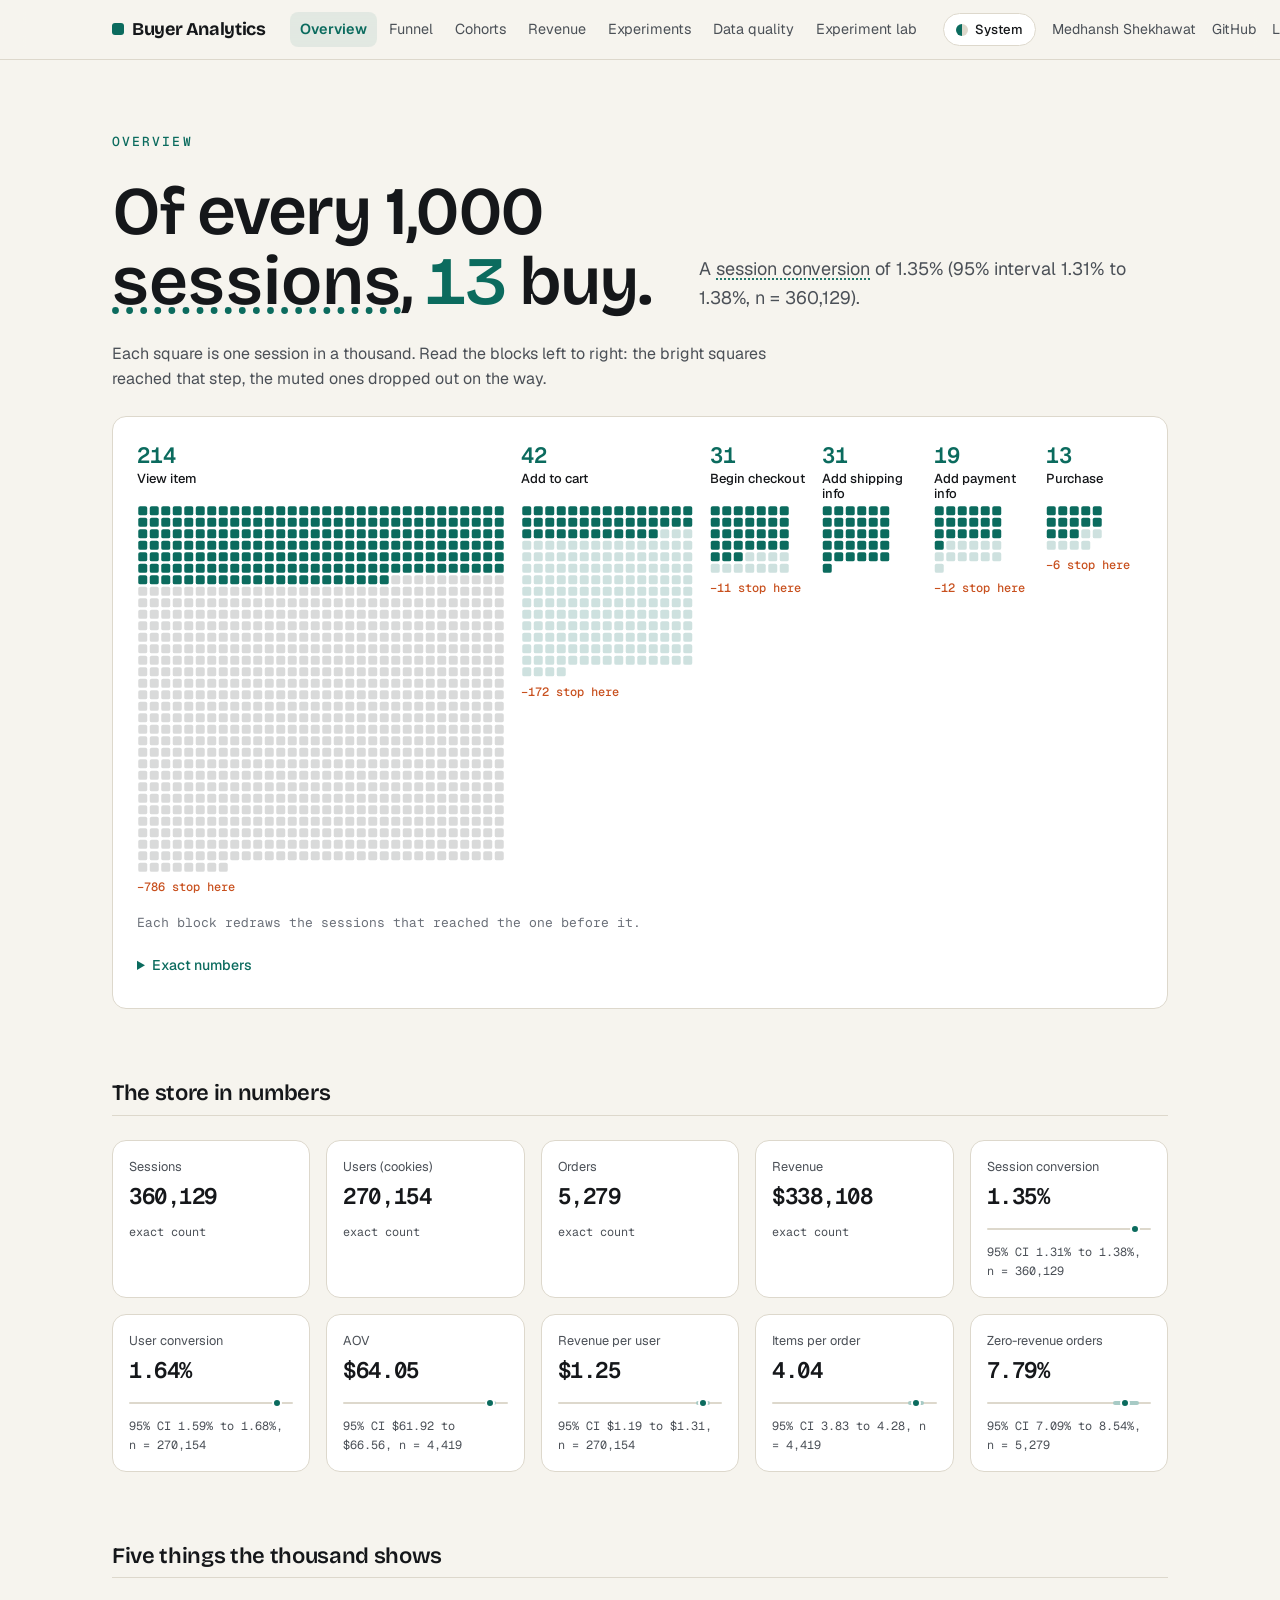
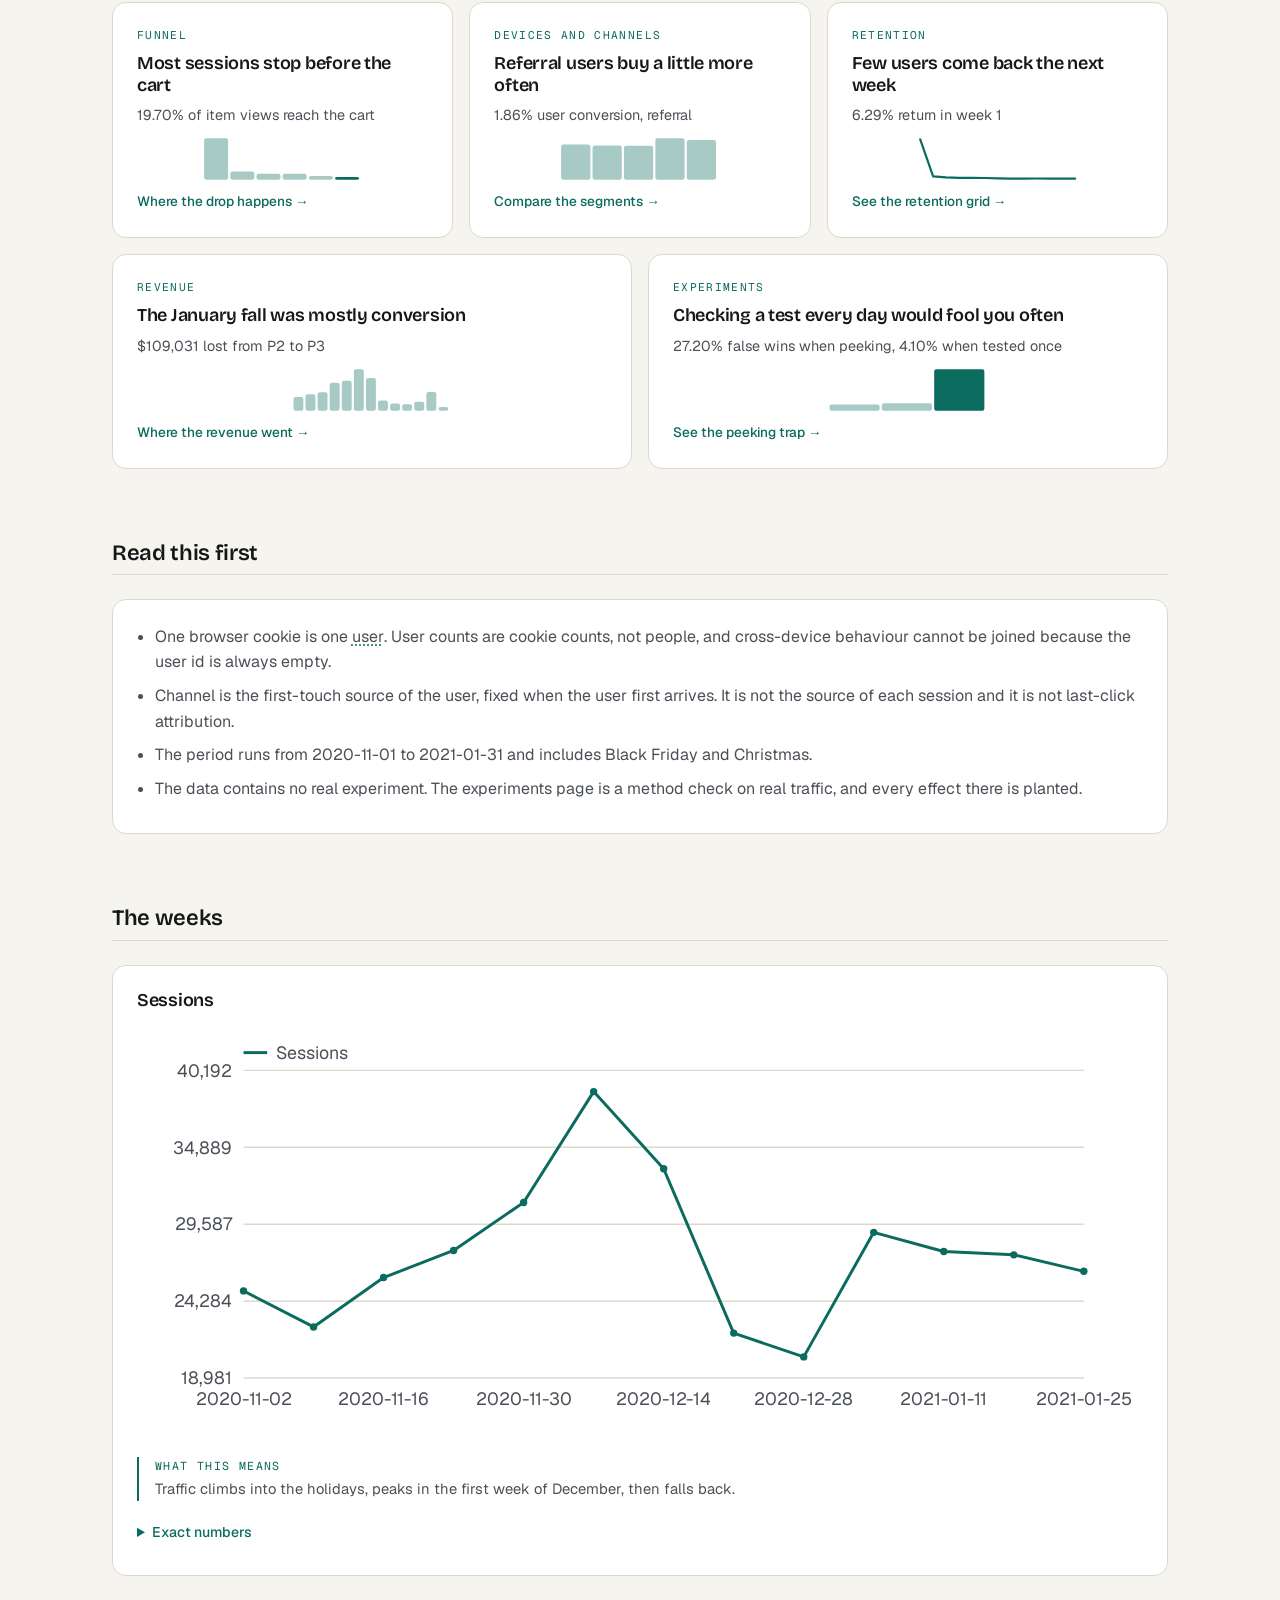
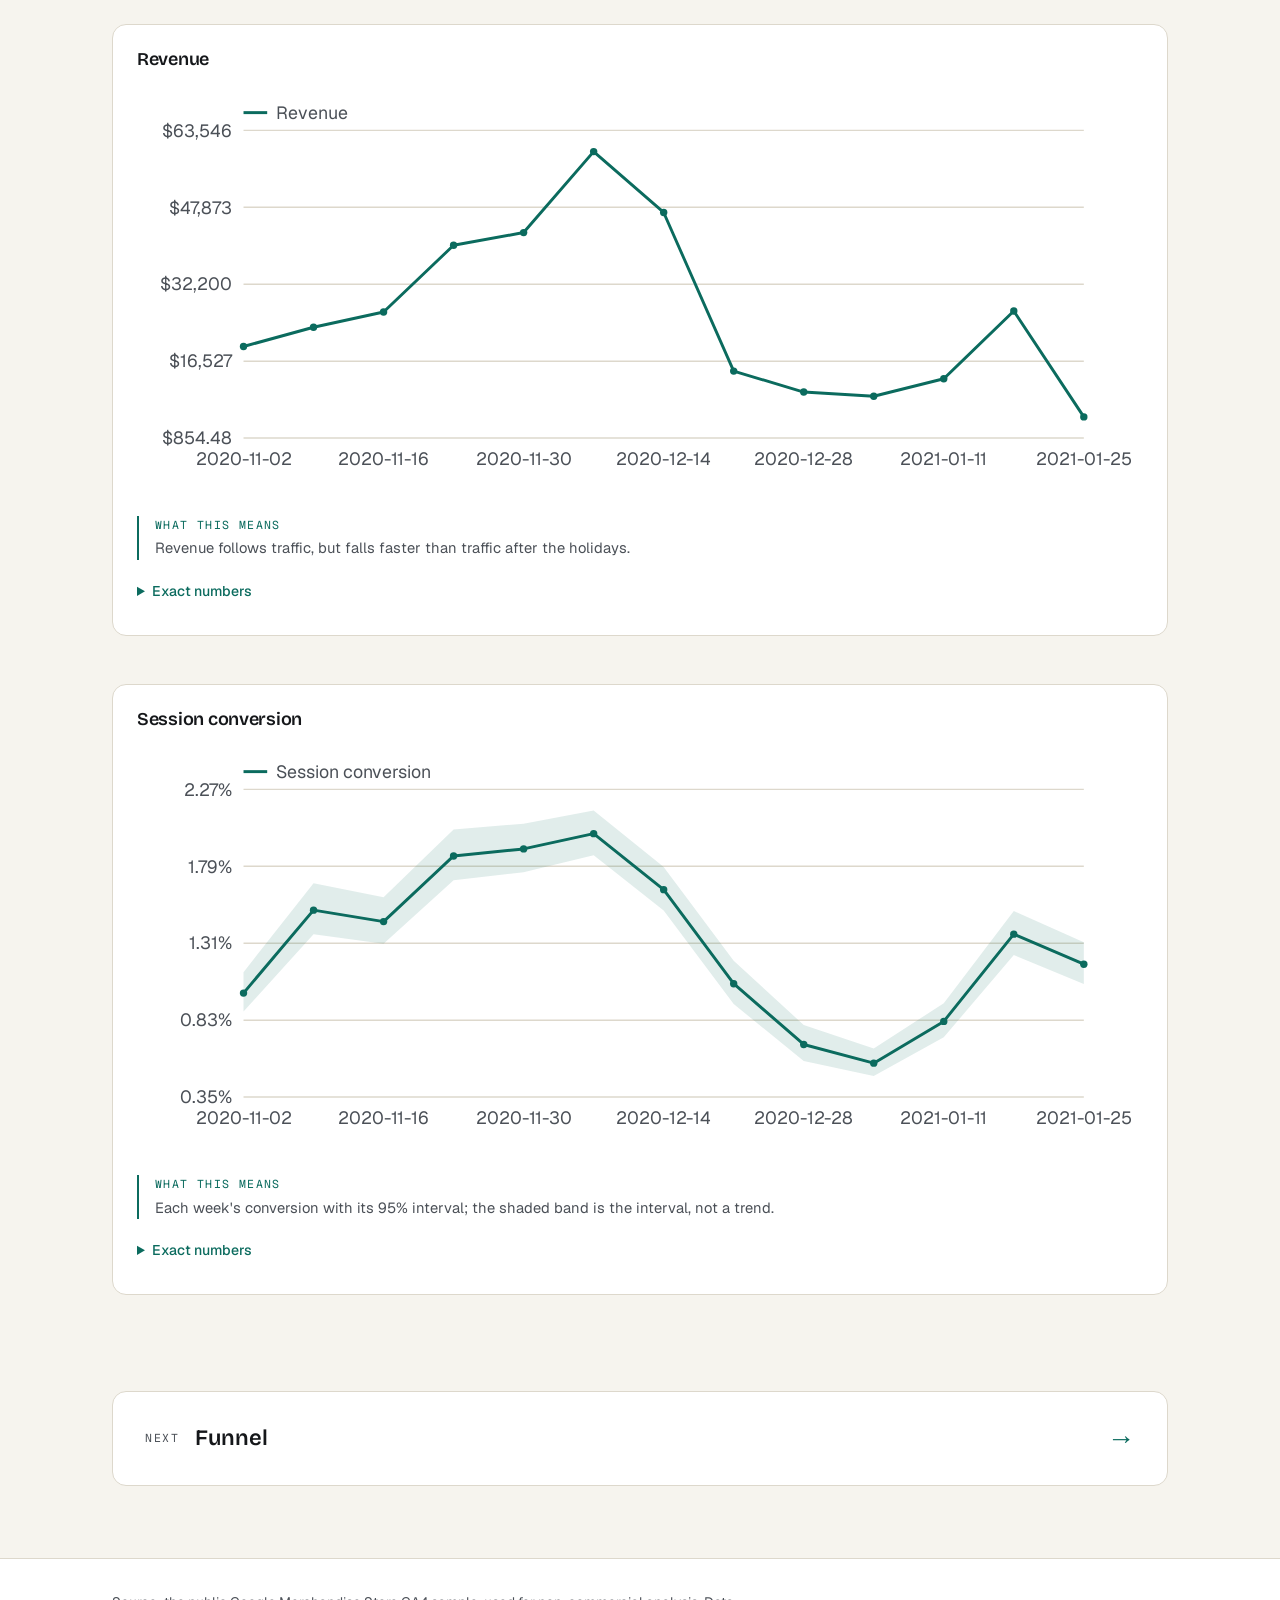
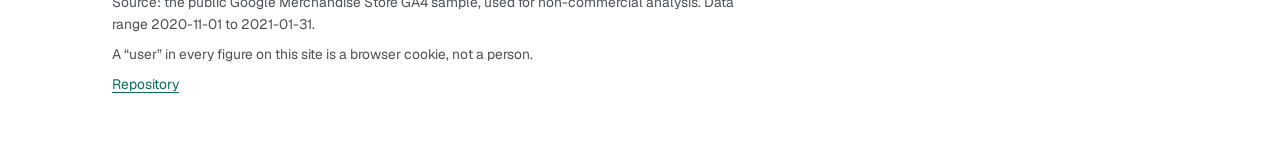
<file: site/index.html>
<!DOCTYPE html>
<html lang="en">
  <head>
    <meta charset="utf-8" />
    <meta name="viewport" content="width=device-width, initial-scale=1" />
    <meta name="color-scheme" content="light dark" />
    <title>Overview · Buyer Analytics</title>
    <meta
      name="description"
      content="Of every 1,000 sessions on the Google Merchandise Store sample, 13 buy. Traffic, conversion, orders and revenue at a glance."
    />
    <link rel="stylesheet" href="css/style.css" />
    <script src="js/theme.js"></script>
  </head>
  <body>
    <a class="skip-link" href="#content">Skip to content</a>
    <header class="site-header">
      <div class="wrap header-inner">
        <a class="brand" href="index.html"
          ><span class="brand-text">Buyer Analytics</span></a
        >
        <button
          class="nav-toggle"
          type="button"
          data-nav-toggle
          aria-expanded="false"
          aria-controls="site-nav"
        >
          <span class="nav-toggle-bars" aria-hidden="true"></span>
          <span>Menu</span>
        </button>
        <nav id="site-nav" class="site-nav" aria-label="Primary">
          <a href="index.html" aria-current="page">Overview</a>
          <a href="funnel.html">Funnel</a>
          <a href="cohorts.html">Cohorts</a>
          <a href="revenue.html">Revenue</a>
          <a href="experiments.html">Experiments</a>
          <a href="quality.html">Data quality</a>
          <a href="lab.html">Experiment lab</a>
        </nav>
        <div class="header-tools">
          <button
            id="theme-toggle"
            class="theme-toggle"
            type="button"
            data-mode="system"
          >
            <span class="theme-toggle-icon" aria-hidden="true"></span>
            <span data-theme-label>System</span>
          </button>
          <span class="author">Medhansh Shekhawat</span>
          <a href="https://github.com/Ghostboy789/buyer-analytics">GitHub</a>
          <a href="https://www.linkedin.com/in/medhansh-shekhawat">LinkedIn</a>
        </div>
      </div>
    </header>

    <main id="content" data-page="index"></main>

    <footer class="site-footer">
      <div class="wrap" id="footer-slot"></div>
    </footer>

    <div
      class="glossary-pop"
      id="glossary-pop"
      role="dialog"
      aria-label="Glossary definition"
      hidden
    >
      <p class="glossary-term" data-glossary-term></p>
      <p class="glossary-def" data-glossary-def></p>
    </div>

    <script src="js/charts.js"></script>
    <script src="js/glossary.js"></script>
    <script src="js/pages.js"></script>
    <script src="js/hero.js"></script>
    <script src="js/site.js"></script>
    <script>
      Pages.mount();
    </script>
  </body>
</html>
</file>
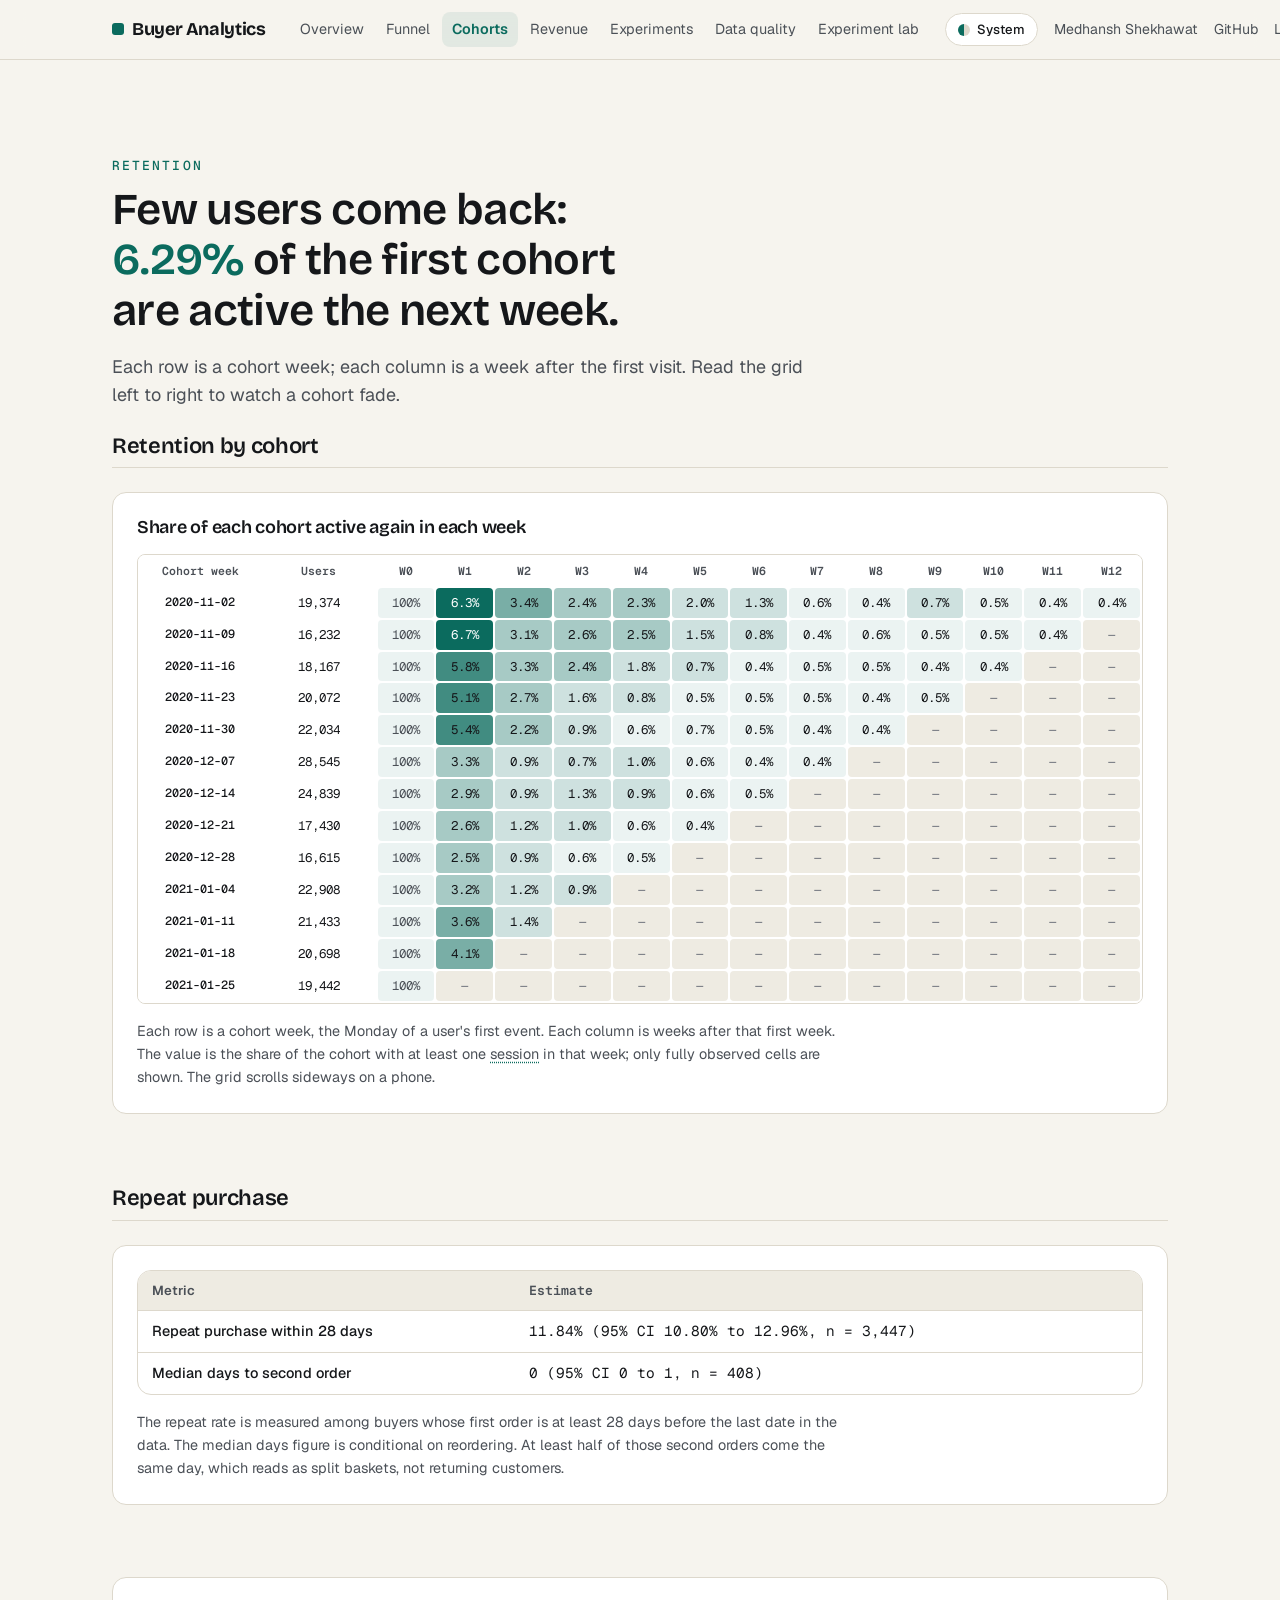
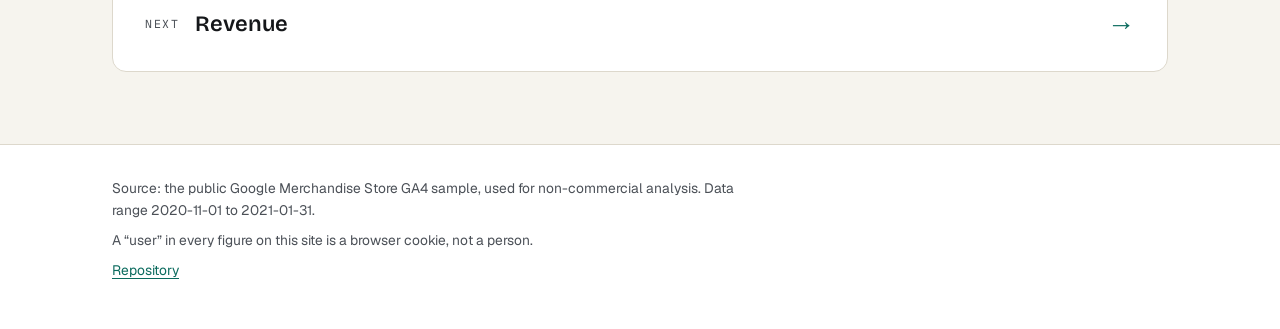
<file: site/cohorts.html>
<!DOCTYPE html>
<html lang="en">
  <head>
    <meta charset="utf-8" />
    <meta name="viewport" content="width=device-width, initial-scale=1" />
    <meta name="color-scheme" content="light dark" />
    <title>Cohorts · Buyer Analytics</title>
    <meta
      name="description"
      content="Weekly retention by cohort, and why the repeat-purchase figure is not loyalty."
    />
    <link rel="stylesheet" href="css/style.css" />
    <script src="js/theme.js"></script>
  </head>
  <body>
    <a class="skip-link" href="#content">Skip to content</a>
    <header class="site-header">
      <div class="wrap header-inner">
        <a class="brand" href="index.html"
          ><span class="brand-text">Buyer Analytics</span></a
        >
        <button
          class="nav-toggle"
          type="button"
          data-nav-toggle
          aria-expanded="false"
          aria-controls="site-nav"
        >
          <span class="nav-toggle-bars" aria-hidden="true"></span>
          <span>Menu</span>
        </button>
        <nav id="site-nav" class="site-nav" aria-label="Primary">
          <a href="index.html">Overview</a>
          <a href="funnel.html">Funnel</a>
          <a href="cohorts.html" aria-current="page">Cohorts</a>
          <a href="revenue.html">Revenue</a>
          <a href="experiments.html">Experiments</a>
          <a href="quality.html">Data quality</a>
          <a href="lab.html">Experiment lab</a>
        </nav>
        <div class="header-tools">
          <button
            id="theme-toggle"
            class="theme-toggle"
            type="button"
            data-mode="system"
          >
            <span class="theme-toggle-icon" aria-hidden="true"></span>
            <span data-theme-label>System</span>
          </button>
          <span class="author">Medhansh Shekhawat</span>
          <a href="https://github.com/Ghostboy789/buyer-analytics">GitHub</a>
          <a href="https://www.linkedin.com/in/medhansh-shekhawat">LinkedIn</a>
        </div>
      </div>
    </header>

    <main id="content" data-page="cohorts"></main>

    <footer class="site-footer">
      <div class="wrap" id="footer-slot"></div>
    </footer>

    <div
      class="glossary-pop"
      id="glossary-pop"
      role="dialog"
      aria-label="Glossary definition"
      hidden
    >
      <p class="glossary-term" data-glossary-term></p>
      <p class="glossary-def" data-glossary-def></p>
    </div>

    <script src="js/charts.js"></script>
    <script src="js/glossary.js"></script>
    <script src="js/pages.js"></script>
    <script src="js/hero.js"></script>
    <script src="js/site.js"></script>
    <script>
      Pages.mount();
    </script>
  </body>
</html>
</file>
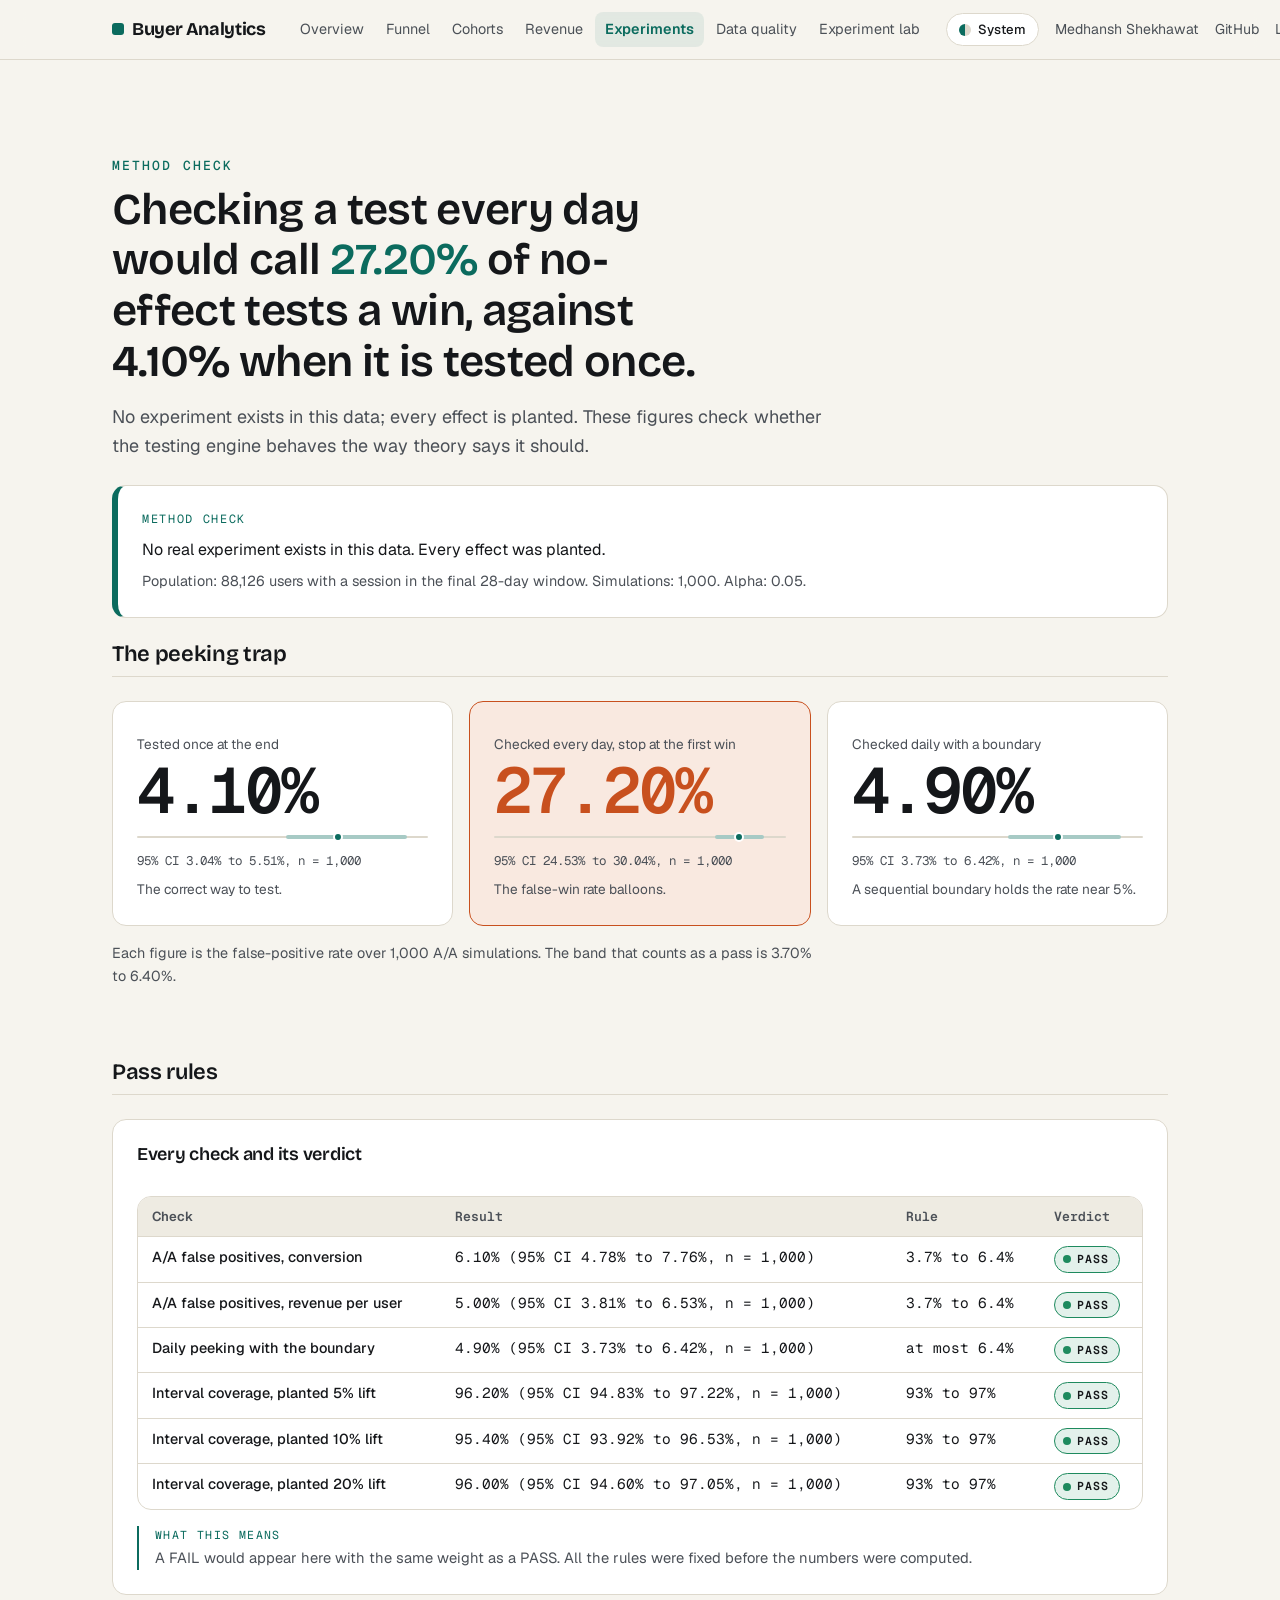
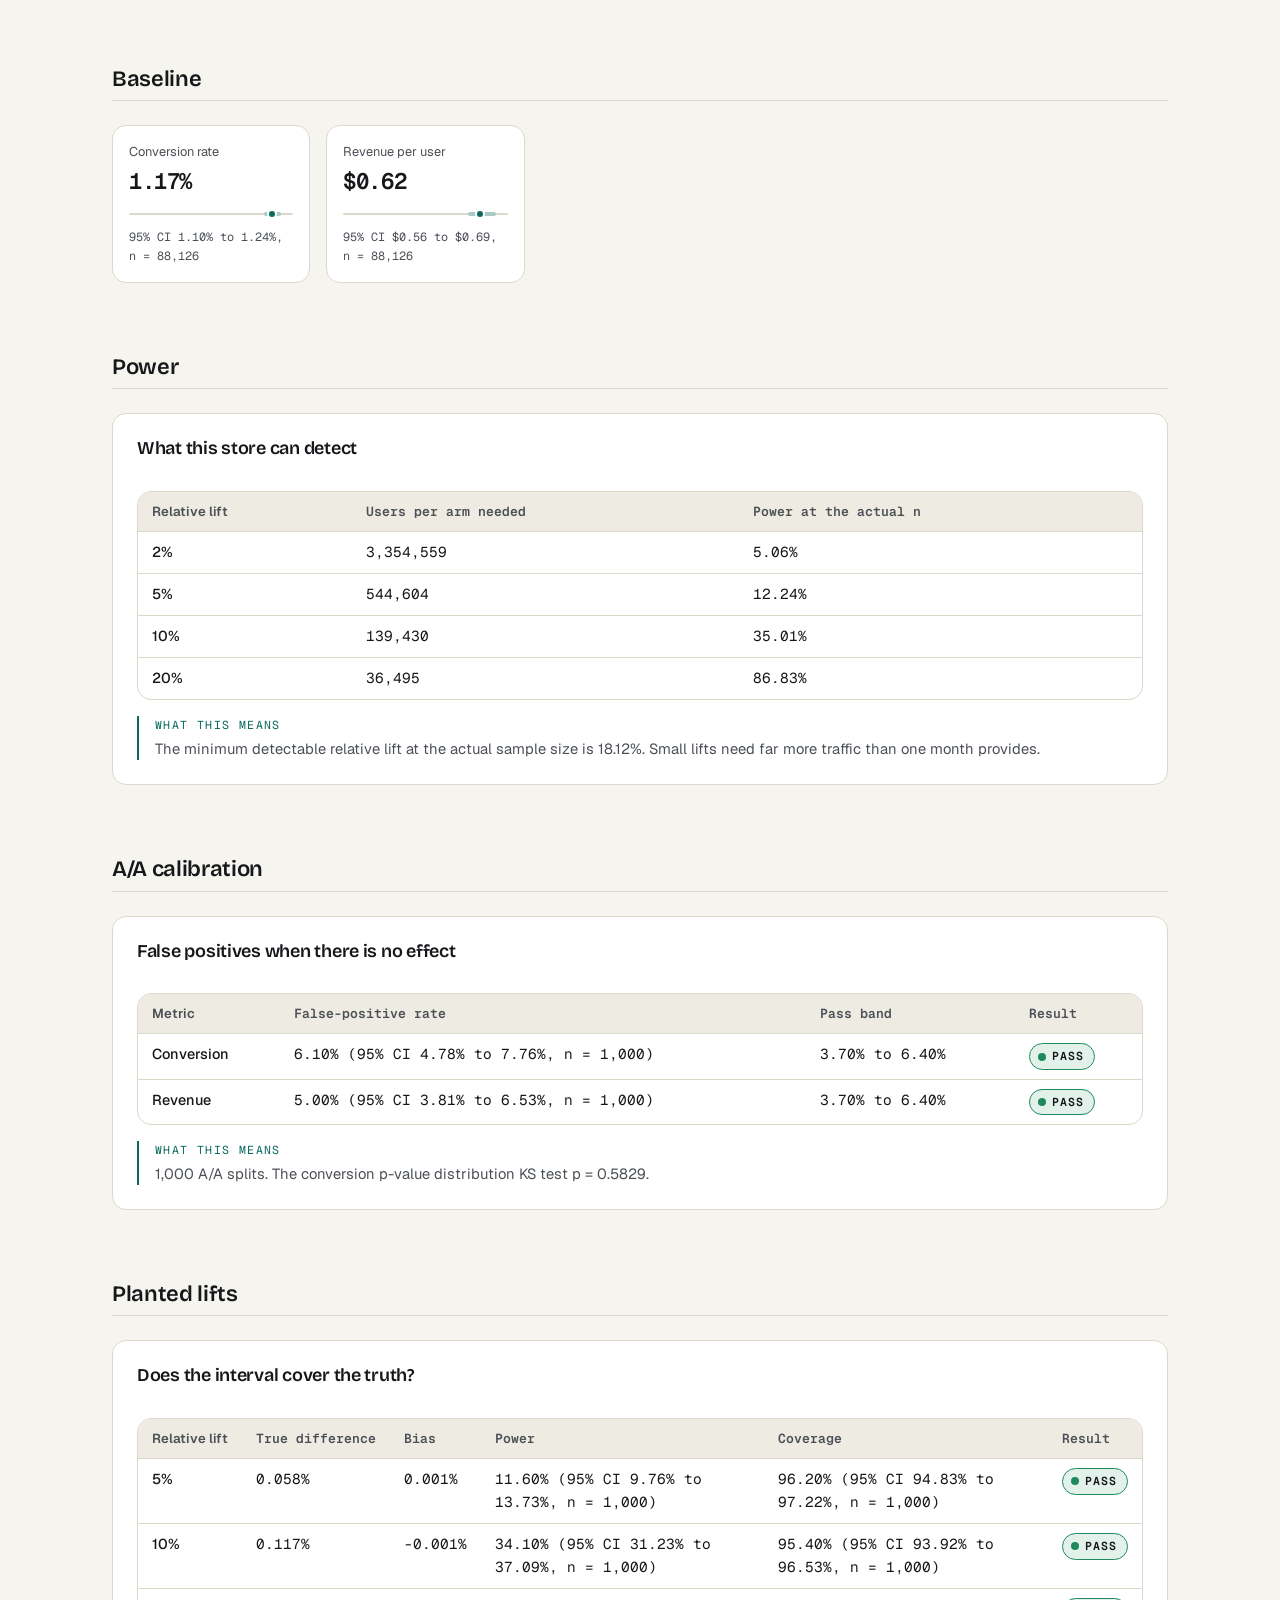
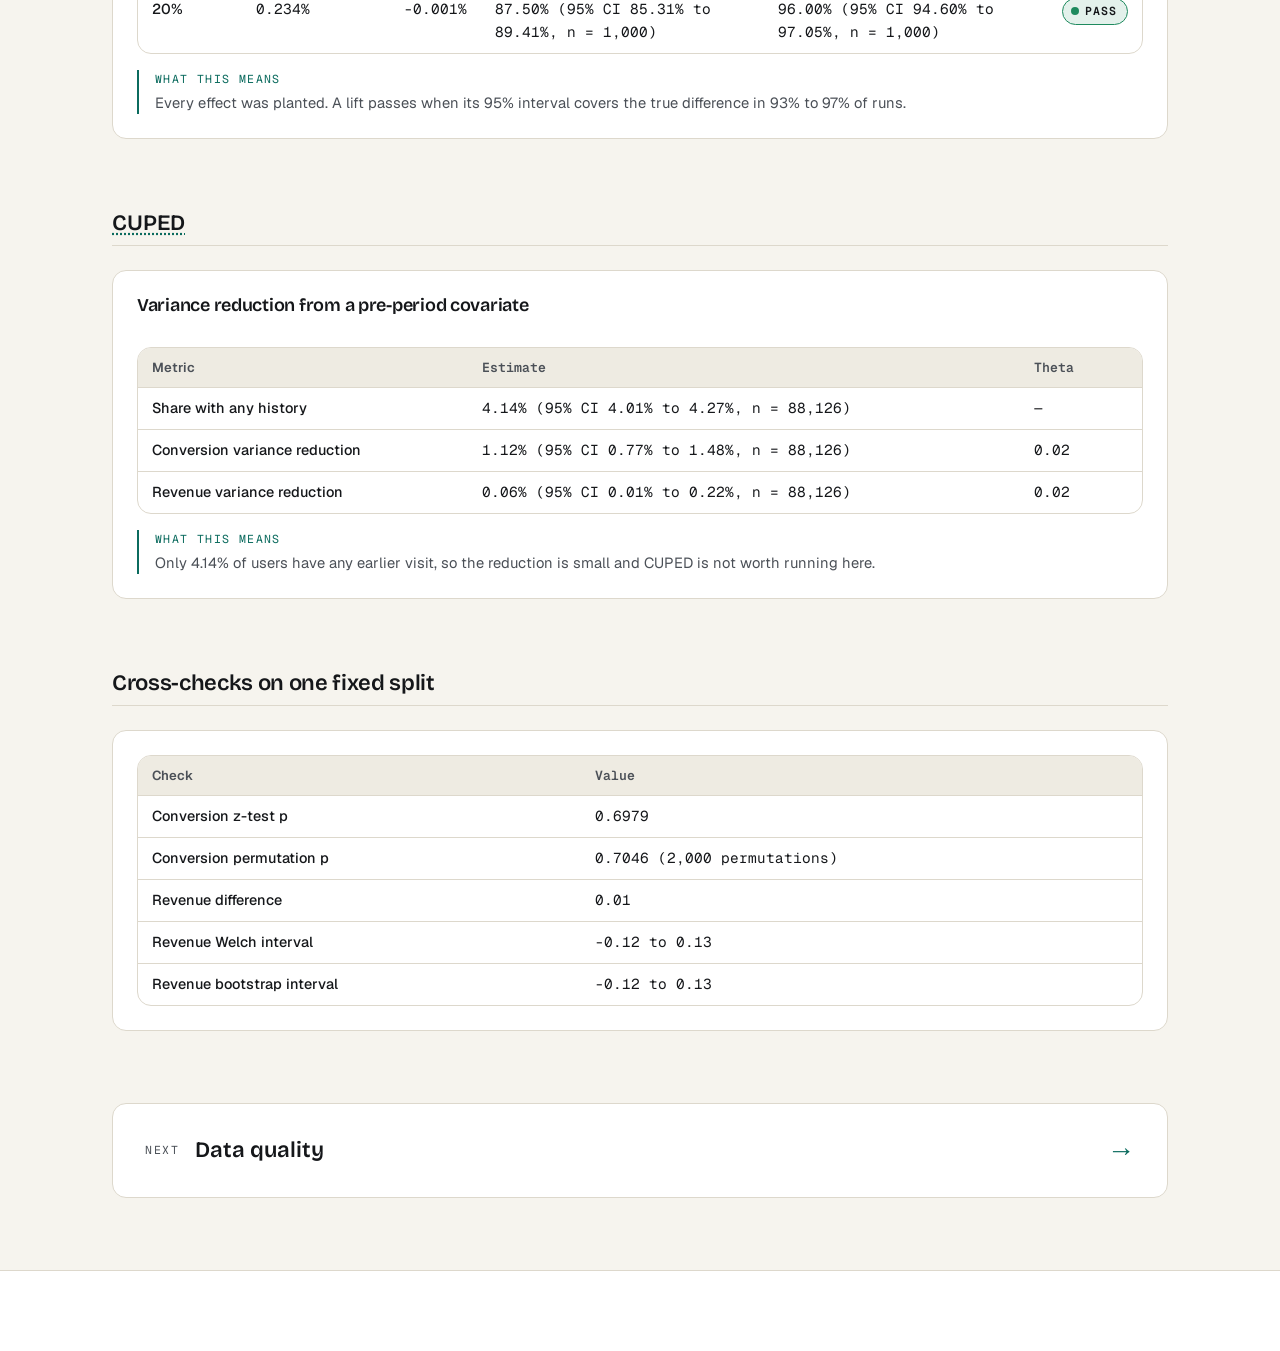
<file: site/experiments.html>
<!DOCTYPE html>
<html lang="en">
  <head>
    <meta charset="utf-8" />
    <meta name="viewport" content="width=device-width, initial-scale=1" />
    <meta name="color-scheme" content="light dark" />
    <title>Experiments · Buyer Analytics</title>
    <meta
      name="description"
      content="A method check on real traffic: peeking, calibration and power, with every effect planted."
    />
    <link rel="stylesheet" href="css/style.css" />
    <script src="js/theme.js"></script>
  </head>
  <body>
    <a class="skip-link" href="#content">Skip to content</a>
    <header class="site-header">
      <div class="wrap header-inner">
        <a class="brand" href="index.html"
          ><span class="brand-text">Buyer Analytics</span></a
        >
        <button
          class="nav-toggle"
          type="button"
          data-nav-toggle
          aria-expanded="false"
          aria-controls="site-nav"
        >
          <span class="nav-toggle-bars" aria-hidden="true"></span>
          <span>Menu</span>
        </button>
        <nav id="site-nav" class="site-nav" aria-label="Primary">
          <a href="index.html">Overview</a>
          <a href="funnel.html">Funnel</a>
          <a href="cohorts.html">Cohorts</a>
          <a href="revenue.html">Revenue</a>
          <a href="experiments.html" aria-current="page">Experiments</a>
          <a href="quality.html">Data quality</a>
          <a href="lab.html">Experiment lab</a>
        </nav>
        <div class="header-tools">
          <button
            id="theme-toggle"
            class="theme-toggle"
            type="button"
            data-mode="system"
          >
            <span class="theme-toggle-icon" aria-hidden="true"></span>
            <span data-theme-label>System</span>
          </button>
          <span class="author">Medhansh Shekhawat</span>
          <a href="https://github.com/Ghostboy789/buyer-analytics">GitHub</a>
          <a href="https://www.linkedin.com/in/medhansh-shekhawat">LinkedIn</a>
        </div>
      </div>
    </header>

    <main id="content" data-page="experiments"></main>

    <footer class="site-footer">
      <div class="wrap" id="footer-slot"></div>
    </footer>

    <div
      class="glossary-pop"
      id="glossary-pop"
      role="dialog"
      aria-label="Glossary definition"
      hidden
    >
      <p class="glossary-term" data-glossary-term></p>
      <p class="glossary-def" data-glossary-def></p>
    </div>

    <script src="js/charts.js"></script>
    <script src="js/glossary.js"></script>
    <script src="js/pages.js"></script>
    <script src="js/hero.js"></script>
    <script src="js/site.js"></script>
    <script>
      Pages.mount();
    </script>
  </body>
</html>
</file>
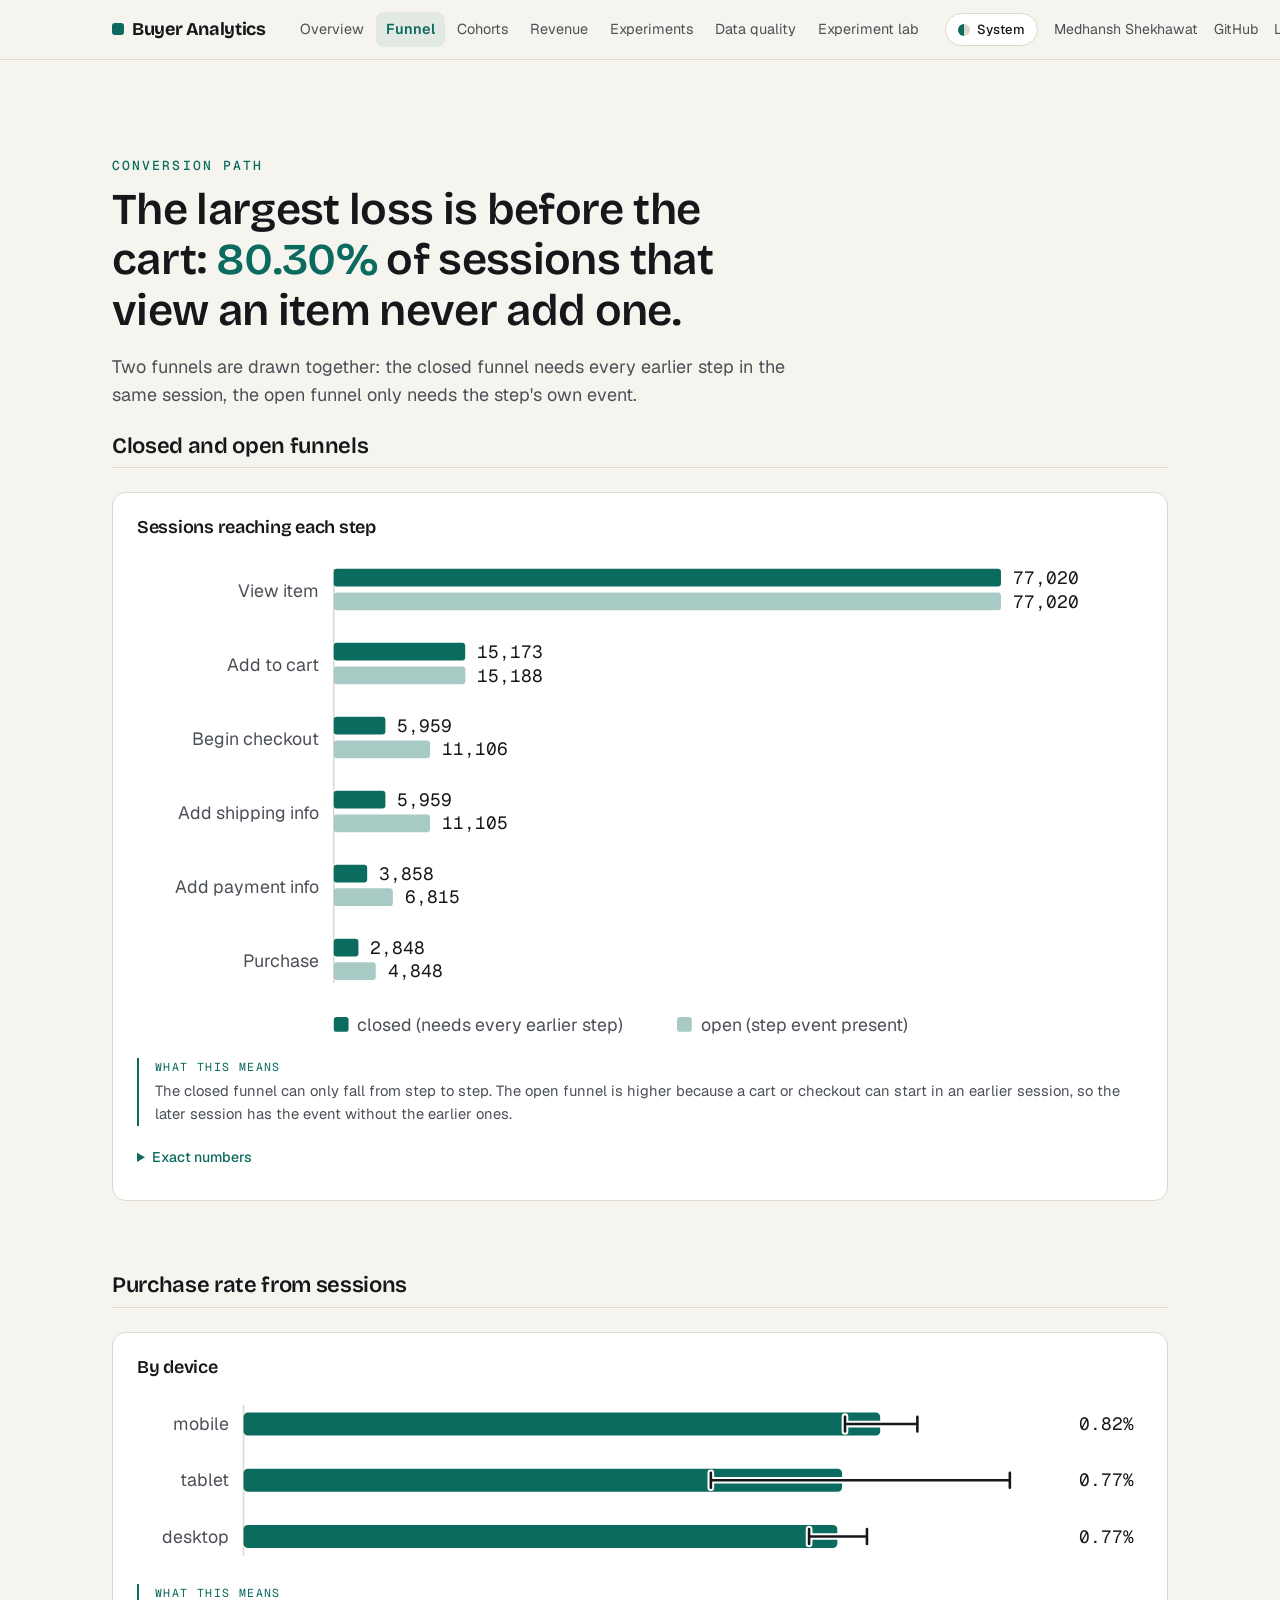
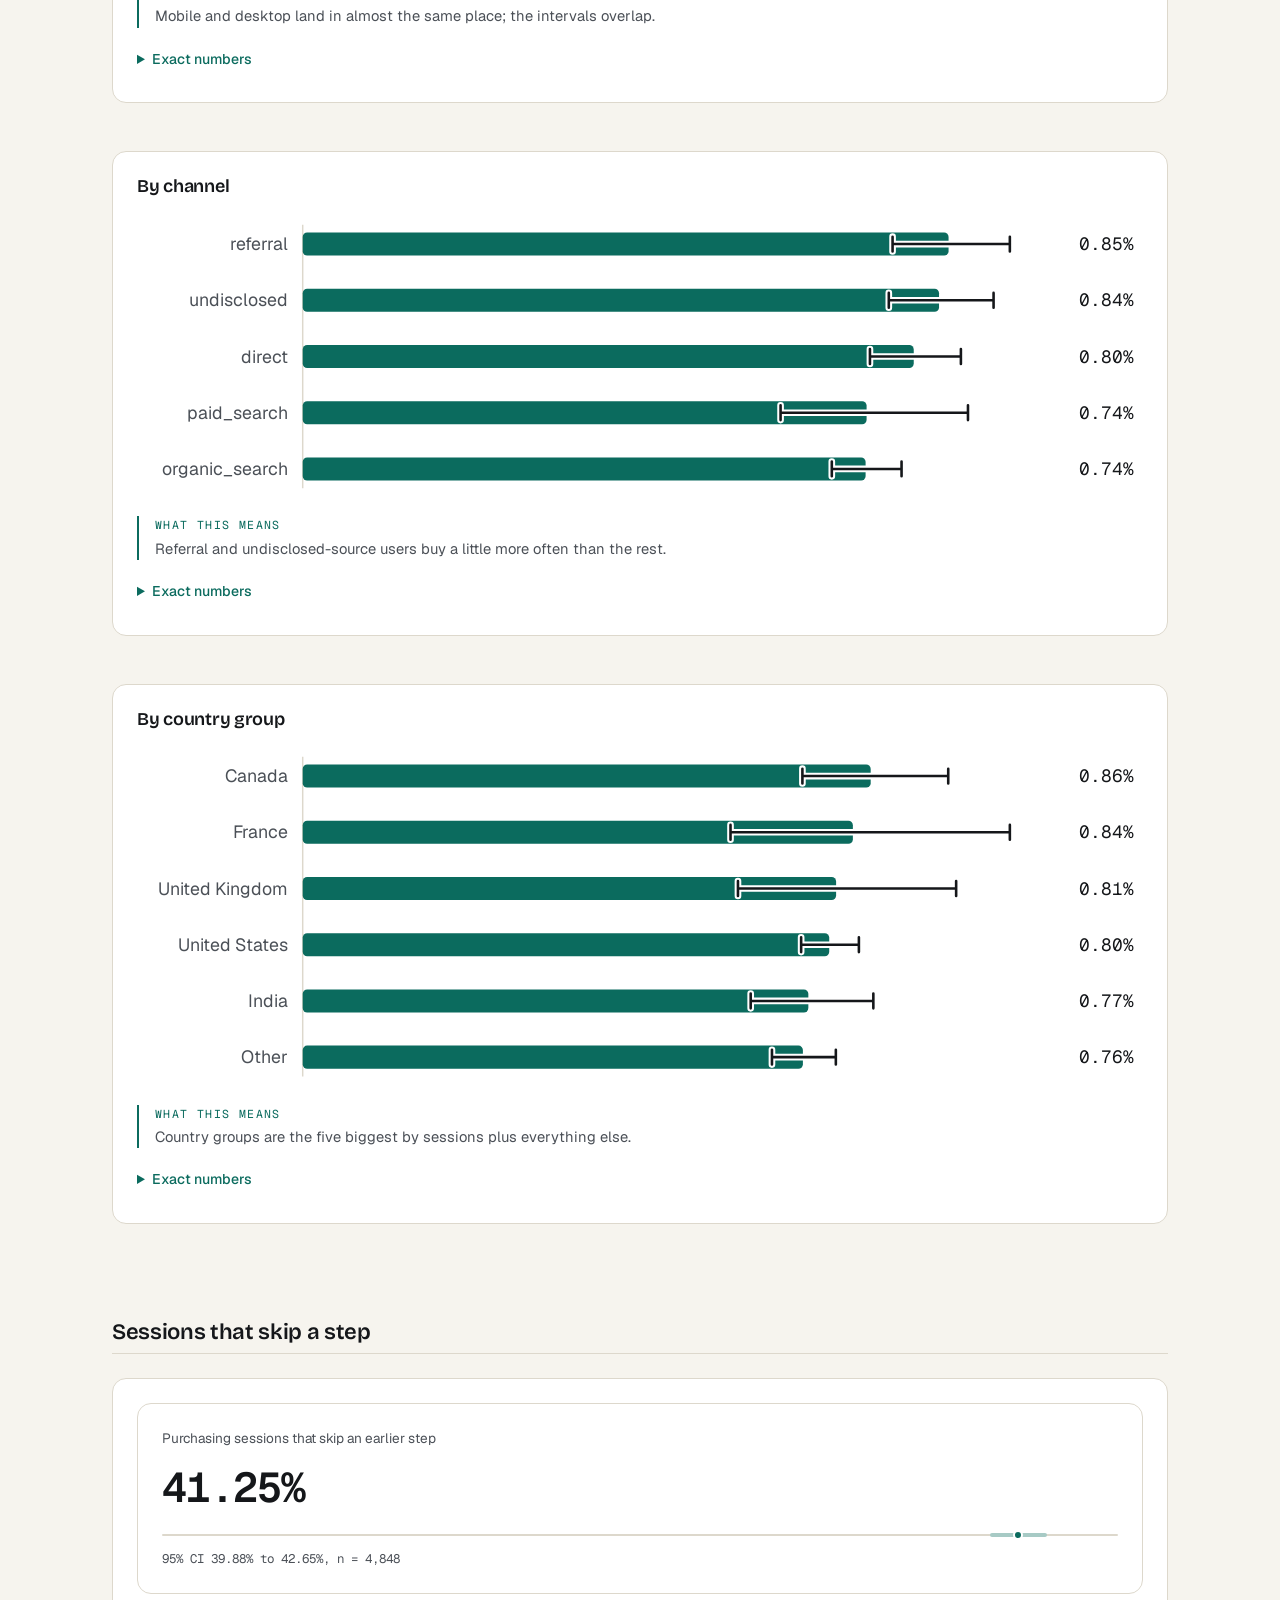
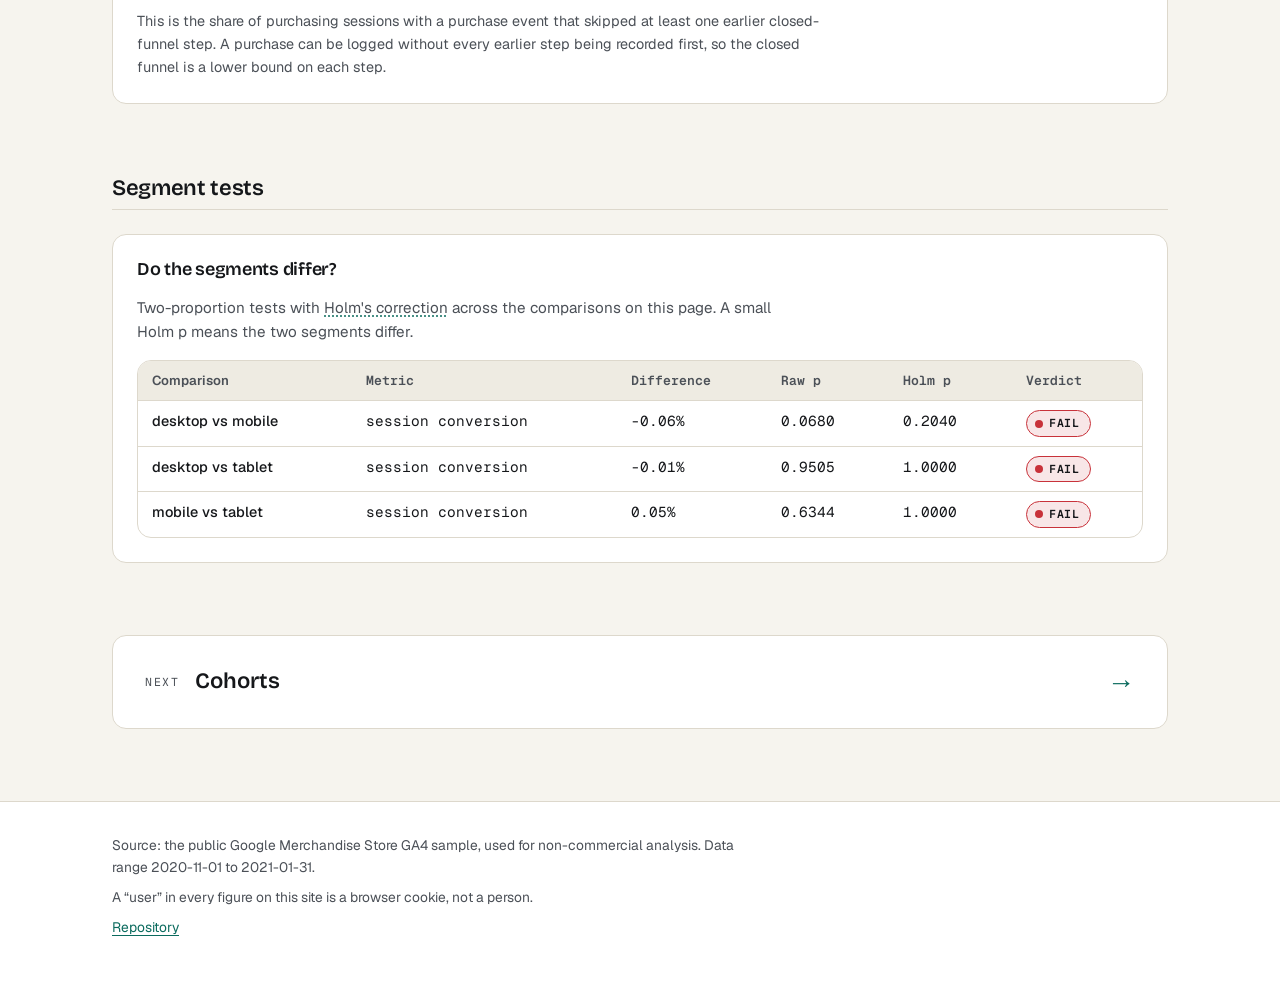
<file: site/funnel.html>
<!DOCTYPE html>
<html lang="en">
  <head>
    <meta charset="utf-8" />
    <meta name="viewport" content="width=device-width, initial-scale=1" />
    <meta name="color-scheme" content="light dark" />
    <title>Funnel · Buyer Analytics</title>
    <meta
      name="description"
      content="Where sessions drop between viewing an item and paying, and how much a single-session funnel understates the later steps."
    />
    <link rel="stylesheet" href="css/style.css" />
    <script src="js/theme.js"></script>
  </head>
  <body>
    <a class="skip-link" href="#content">Skip to content</a>
    <header class="site-header">
      <div class="wrap header-inner">
        <a class="brand" href="index.html"
          ><span class="brand-text">Buyer Analytics</span></a
        >
        <button
          class="nav-toggle"
          type="button"
          data-nav-toggle
          aria-expanded="false"
          aria-controls="site-nav"
        >
          <span class="nav-toggle-bars" aria-hidden="true"></span>
          <span>Menu</span>
        </button>
        <nav id="site-nav" class="site-nav" aria-label="Primary">
          <a href="index.html">Overview</a>
          <a href="funnel.html" aria-current="page">Funnel</a>
          <a href="cohorts.html">Cohorts</a>
          <a href="revenue.html">Revenue</a>
          <a href="experiments.html">Experiments</a>
          <a href="quality.html">Data quality</a>
          <a href="lab.html">Experiment lab</a>
        </nav>
        <div class="header-tools">
          <button
            id="theme-toggle"
            class="theme-toggle"
            type="button"
            data-mode="system"
          >
            <span class="theme-toggle-icon" aria-hidden="true"></span>
            <span data-theme-label>System</span>
          </button>
          <span class="author">Medhansh Shekhawat</span>
          <a href="https://github.com/Ghostboy789/buyer-analytics">GitHub</a>
          <a href="https://www.linkedin.com/in/medhansh-shekhawat">LinkedIn</a>
        </div>
      </div>
    </header>

    <main id="content" data-page="funnel"></main>

    <footer class="site-footer">
      <div class="wrap" id="footer-slot"></div>
    </footer>

    <div
      class="glossary-pop"
      id="glossary-pop"
      role="dialog"
      aria-label="Glossary definition"
      hidden
    >
      <p class="glossary-term" data-glossary-term></p>
      <p class="glossary-def" data-glossary-def></p>
    </div>

    <script src="js/charts.js"></script>
    <script src="js/glossary.js"></script>
    <script src="js/pages.js"></script>
    <script src="js/hero.js"></script>
    <script src="js/site.js"></script>
    <script>
      Pages.mount();
    </script>
  </body>
</html>
</file>
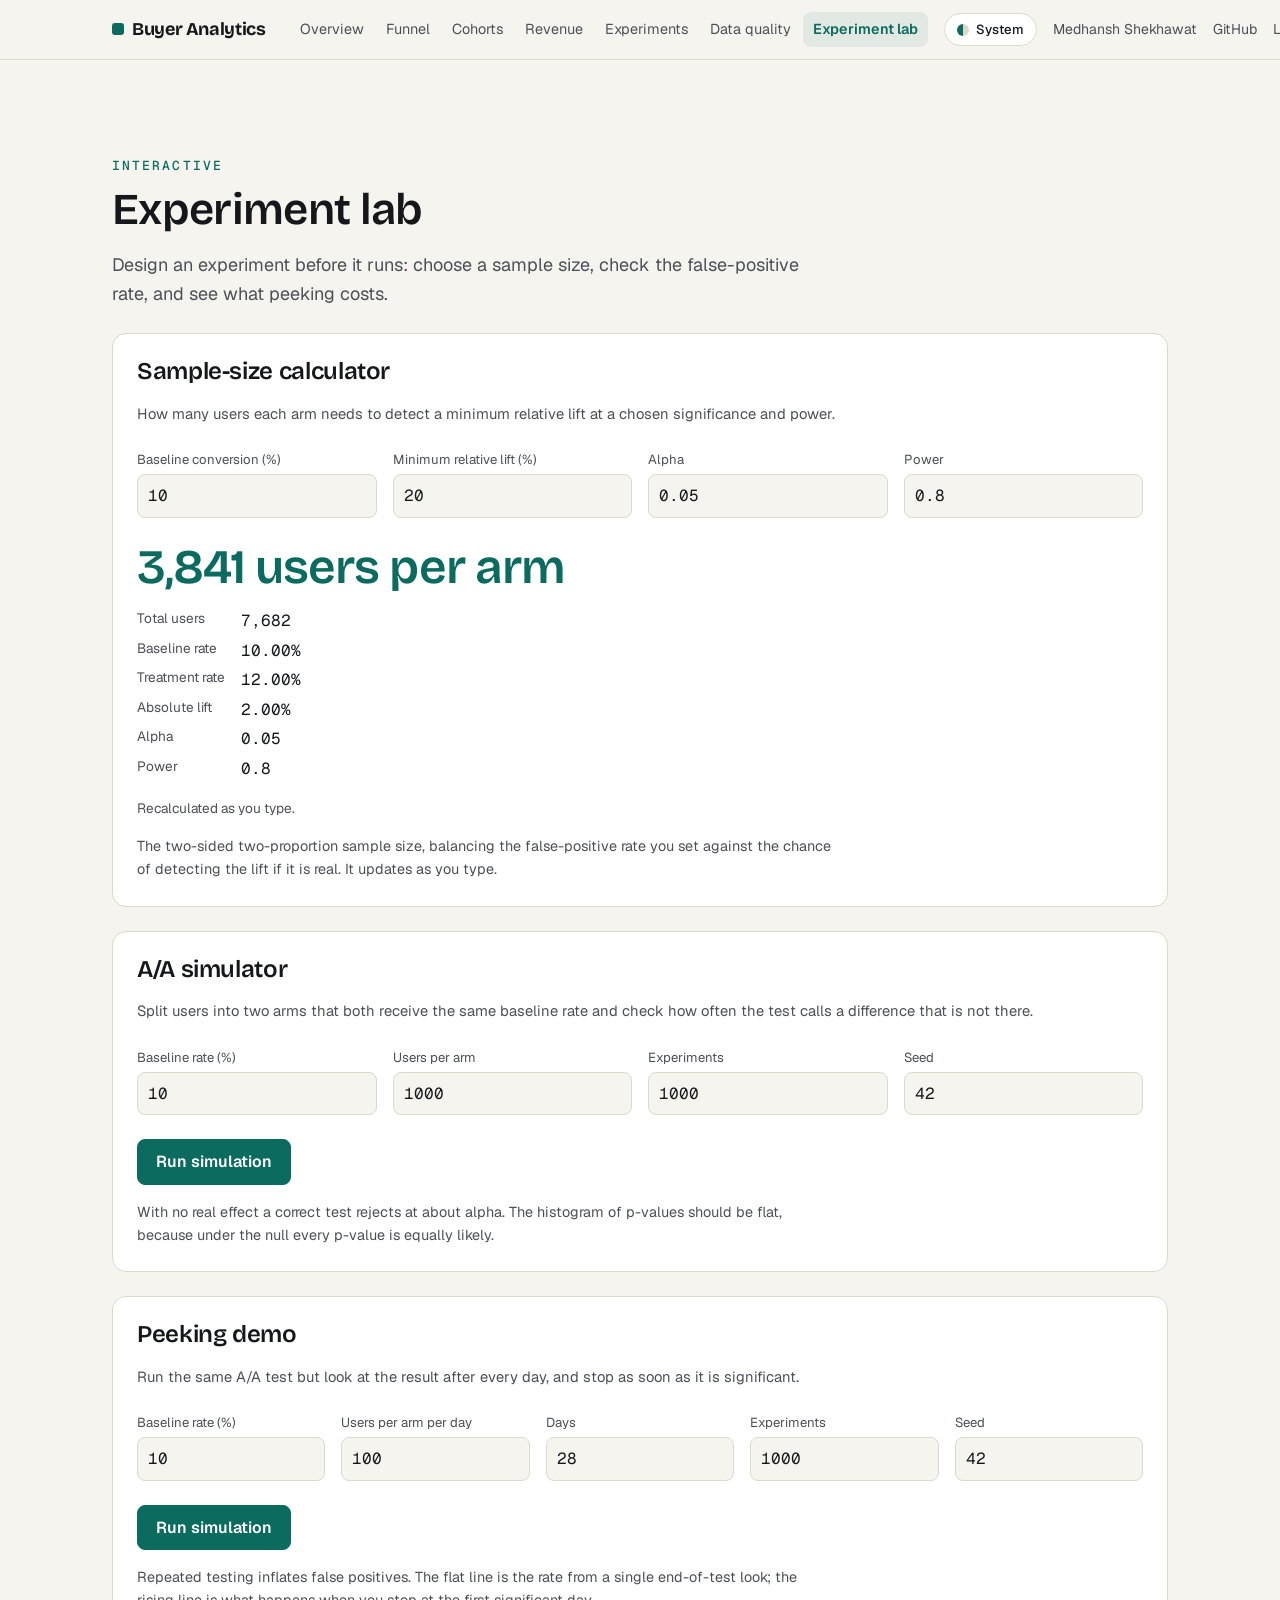
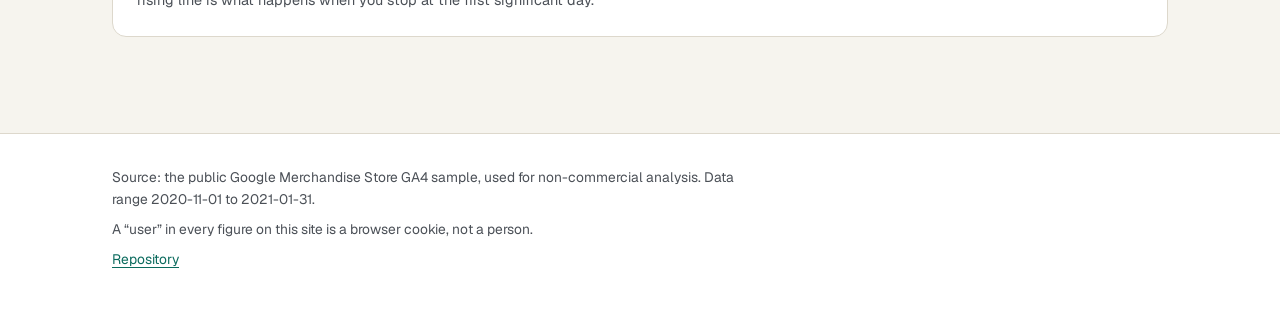
<file: site/lab.html>
<!DOCTYPE html>
<html lang="en">
  <head>
    <meta charset="utf-8" />
    <meta name="viewport" content="width=device-width, initial-scale=1" />
    <meta name="color-scheme" content="light dark" />
    <title>Experiment lab · Buyer Analytics</title>
    <meta
      name="description"
      content="Design an experiment before it runs: sample size, false-positive calibration and the cost of peeking."
    />
    <link rel="stylesheet" href="css/style.css" />
    <script src="js/theme.js"></script>
  </head>
  <body>
    <a class="skip-link" href="#content">Skip to content</a>
    <header class="site-header">
      <div class="wrap header-inner">
        <a class="brand" href="index.html"
          ><span class="brand-text">Buyer Analytics</span></a
        >
        <button
          class="nav-toggle"
          type="button"
          data-nav-toggle
          aria-expanded="false"
          aria-controls="site-nav"
        >
          <span class="nav-toggle-bars" aria-hidden="true"></span>
          <span>Menu</span>
        </button>
        <nav id="site-nav" class="site-nav" aria-label="Primary">
          <a href="index.html">Overview</a>
          <a href="funnel.html">Funnel</a>
          <a href="cohorts.html">Cohorts</a>
          <a href="revenue.html">Revenue</a>
          <a href="experiments.html">Experiments</a>
          <a href="quality.html">Data quality</a>
          <a href="lab.html" aria-current="page">Experiment lab</a>
        </nav>
        <div class="header-tools">
          <button
            id="theme-toggle"
            class="theme-toggle"
            type="button"
            data-mode="system"
          >
            <span class="theme-toggle-icon" aria-hidden="true"></span>
            <span data-theme-label>System</span>
          </button>
          <span class="author">Medhansh Shekhawat</span>
          <a href="https://github.com/Ghostboy789/buyer-analytics">GitHub</a>
          <a href="https://www.linkedin.com/in/medhansh-shekhawat">LinkedIn</a>
        </div>
      </div>
    </header>

    <div class="wrap">
      <header class="page-head" data-reveal>
        <p class="eyebrow">Interactive</p>
        <h1 class="display">Experiment lab</h1>
        <p class="page-sub">
          Design an experiment before it runs: choose a sample size,
          check the false-positive rate, and see what peeking costs.
        </p>
      </header>

      <main id="content" data-page="lab">
      <section class="card" data-reveal aria-labelledby="ss-title">
        <h2 id="ss-title">Sample-size calculator</h2>
        <p class="hint">
          How many users each arm needs to detect a minimum relative lift at a
          chosen significance and power.
        </p>
        <div class="field-grid">
          <div class="field">
            <label for="ss-baseline">Baseline conversion (%)</label>
            <input id="ss-baseline" type="number" min="0" max="100" step="0.1" value="10" />
          </div>
          <div class="field">
            <label for="ss-lift">Minimum relative lift (%)</label>
            <input id="ss-lift" type="number" min="0" step="1" value="20" />
          </div>
          <div class="field">
            <label for="ss-alpha">Alpha</label>
            <input id="ss-alpha" type="number" min="0" max="1" step="0.01" value="0.05" />
          </div>
          <div class="field">
            <label for="ss-power">Power</label>
            <input id="ss-power" type="number" min="0" max="1" step="0.01" value="0.8" />
          </div>
        </div>
        <div class="result" id="ss-result" aria-live="polite"></div>
        <p class="status" id="ss-status" role="status"></p>
        <p class="note">
          The two-sided two-proportion sample size, balancing the false-positive
          rate you set against the chance of detecting the lift if it is real.
          It updates as you type.
        </p>
      </section>

      <section class="card" data-reveal aria-labelledby="aa-title">
        <h2 id="aa-title">A/A simulator</h2>
        <p class="hint">
          Split users into two arms that both receive the same baseline rate and
          check how often the test calls a difference that is not there.
        </p>
        <div class="field-grid">
          <div class="field">
            <label for="aa-rate">Baseline rate (%)</label>
            <input id="aa-rate" type="number" min="0" max="100" step="0.1" value="10" />
          </div>
          <div class="field">
            <label for="aa-users">Users per arm</label>
            <input id="aa-users" type="number" min="1" step="1" value="1000" />
          </div>
          <div class="field">
            <label for="aa-experiments">Experiments</label>
            <input id="aa-experiments" type="number" min="1" max="5000" step="1" value="1000" />
          </div>
          <div class="field">
            <label for="aa-seed">Seed</label>
            <input id="aa-seed" type="number" step="1" value="42" />
          </div>
        </div>
        <button id="aa-run" class="btn" type="button">Run simulation</button>
        <div class="result" id="aa-result" aria-live="polite"></div>
        <p class="status" id="aa-status" role="status"></p>
        <div class="chart-box" id="aa-chart"></div>
        <p class="note">
          With no real effect a correct test rejects at about alpha. The
          histogram of p-values should be flat, because under the null every
          p-value is equally likely.
        </p>
      </section>

      <section class="card" data-reveal aria-labelledby="pk-title">
        <h2 id="pk-title">Peeking demo</h2>
        <p class="hint">
          Run the same A/A test but look at the result after every day, and stop
          as soon as it is significant.
        </p>
        <div class="field-grid">
          <div class="field">
            <label for="pk-rate">Baseline rate (%)</label>
            <input id="pk-rate" type="number" min="0" max="100" step="0.1" value="10" />
          </div>
          <div class="field">
            <label for="pk-users">Users per arm per day</label>
            <input id="pk-users" type="number" min="1" step="1" value="100" />
          </div>
          <div class="field">
            <label for="pk-days">Days</label>
            <input id="pk-days" type="number" min="2" max="90" step="1" value="28" />
          </div>
          <div class="field">
            <label for="pk-experiments">Experiments</label>
            <input id="pk-experiments" type="number" min="1" max="5000" step="1" value="1000" />
          </div>
          <div class="field">
            <label for="pk-seed">Seed</label>
            <input id="pk-seed" type="number" step="1" value="42" />
          </div>
        </div>
        <button id="pk-run" class="btn" type="button">Run simulation</button>
        <div class="result" id="pk-result" aria-live="polite"></div>
        <p class="status" id="pk-status" role="status"></p>
        <div class="chart-box" id="pk-chart"></div>
        <p class="note">
          Repeated testing inflates false positives. The flat line is the rate
          from a single end-of-test look; the rising line is what happens when
          you stop at the first significant day.
        </p>
      </section>
      </main>
    </div>

    <footer class="site-footer">
      <div class="wrap" id="footer-slot"></div>
    </footer>

    <div
      class="glossary-pop"
      id="glossary-pop"
      role="dialog"
      aria-label="Glossary definition"
      hidden
    >
      <p class="glossary-term" data-glossary-term></p>
      <p class="glossary-def" data-glossary-def></p>
    </div>

    <script src="js/stats.js"></script>
    <script src="js/charts.js"></script>
    <script src="js/glossary.js"></script>
    <script src="js/pages.js"></script>
    <script src="js/site.js"></script>
    <script src="js/lab.js"></script>
    <script>
      Pages.mount();
    </script>
  </body>
</html>
</file>
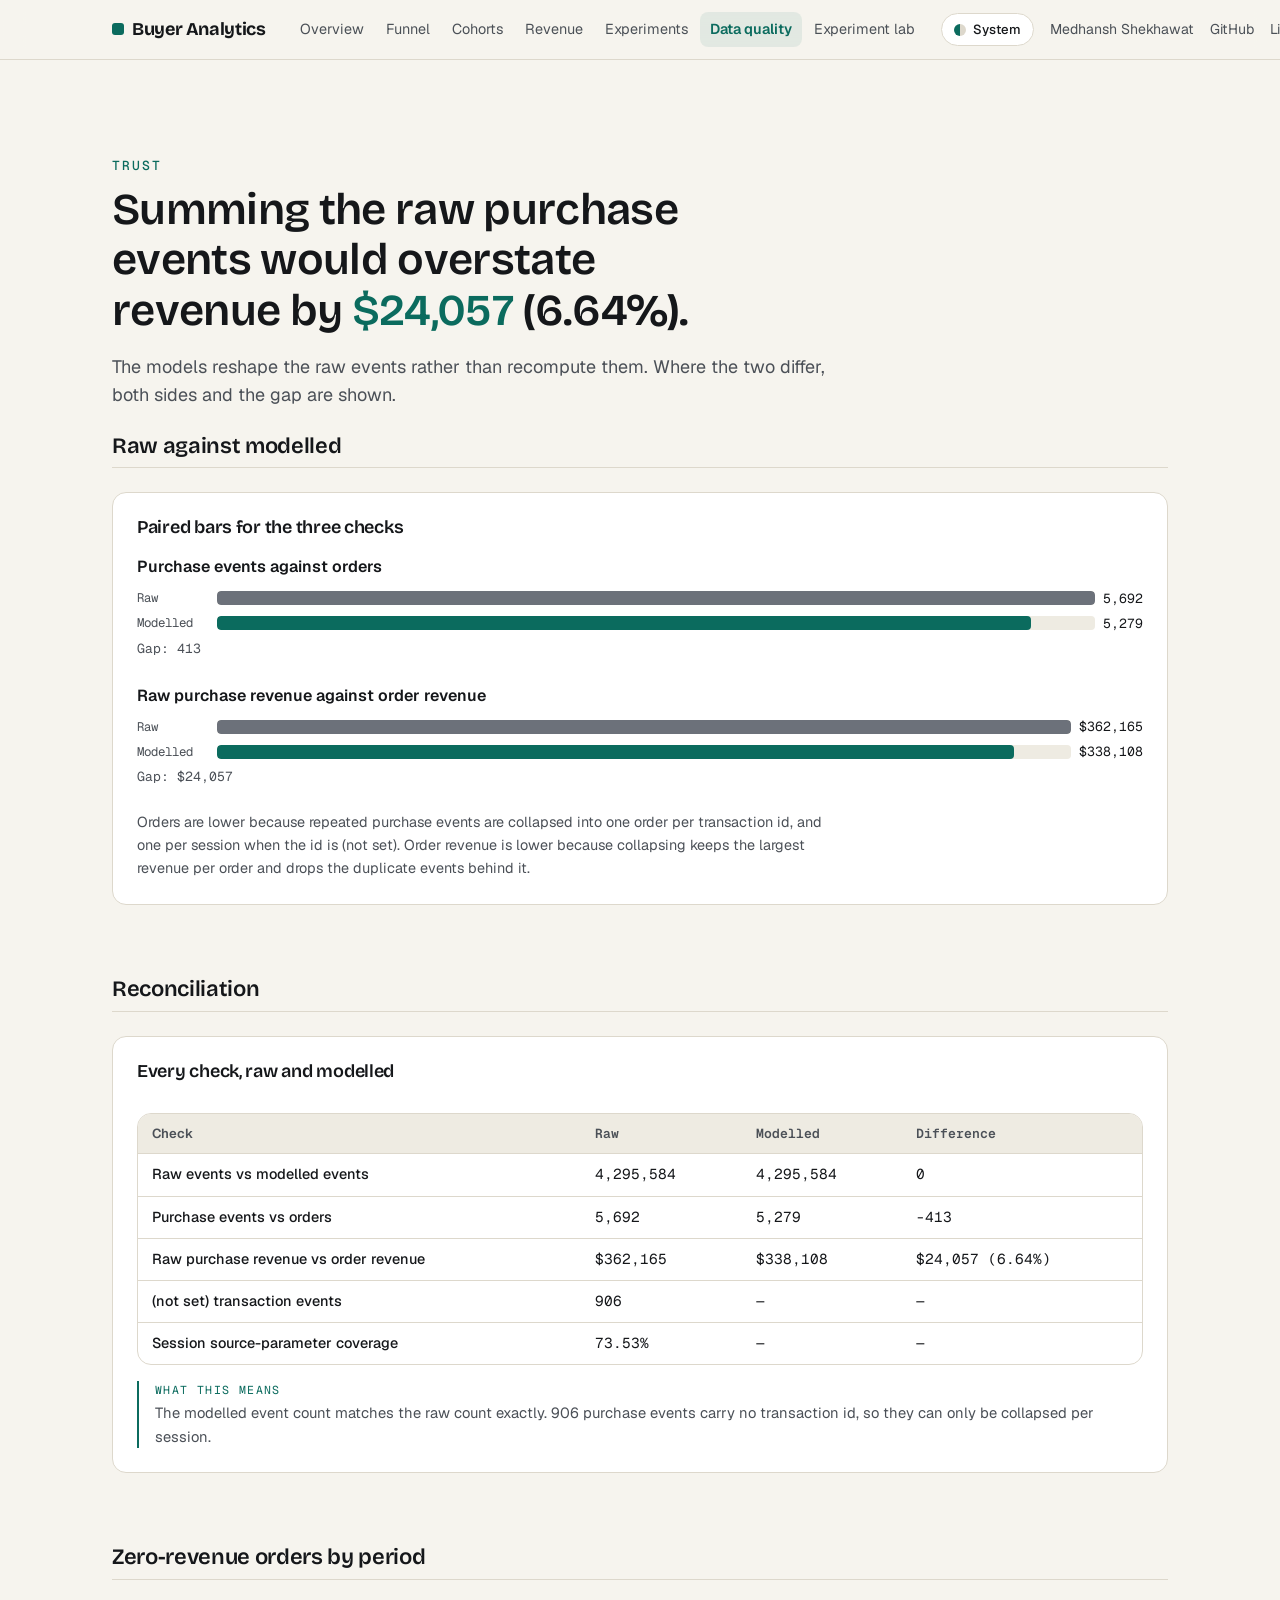
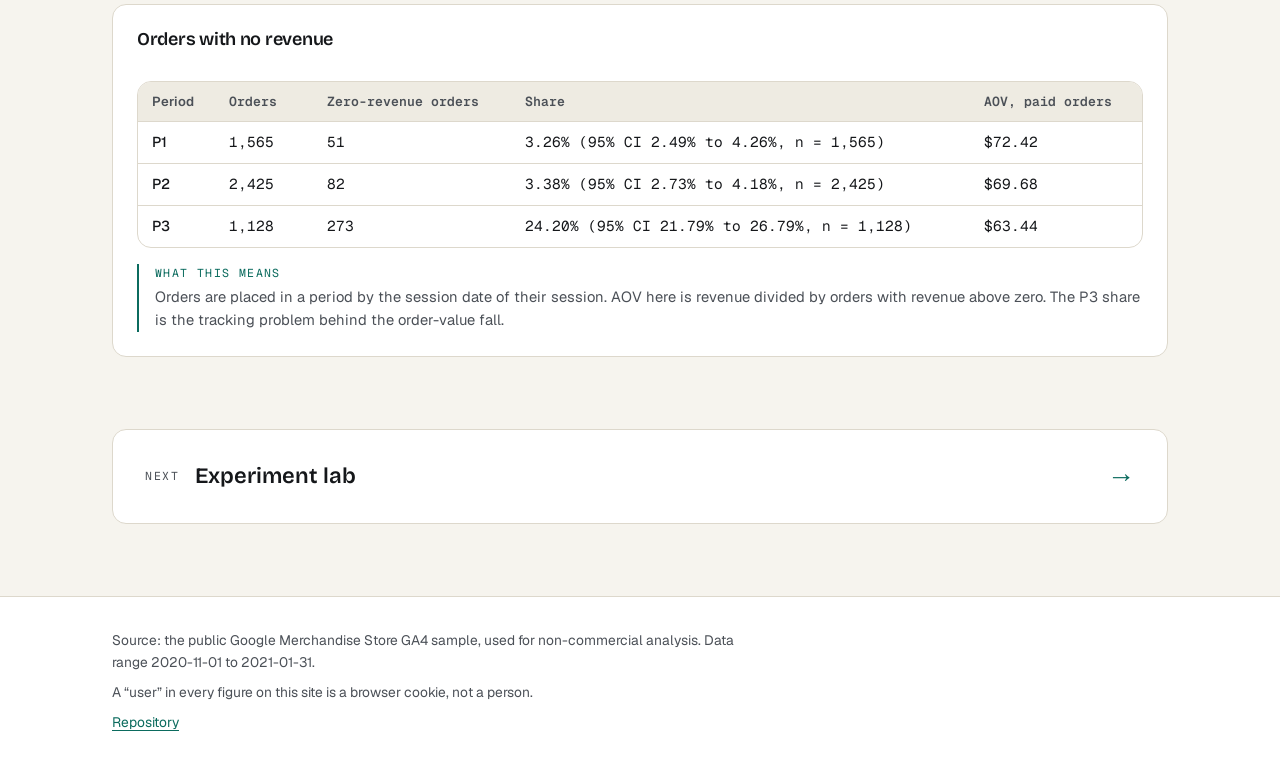
<file: site/quality.html>
<!DOCTYPE html>
<html lang="en">
  <head>
    <meta charset="utf-8" />
    <meta name="viewport" content="width=device-width, initial-scale=1" />
    <meta name="color-scheme" content="light dark" />
    <title>Data quality · Buyer Analytics</title>
    <meta
      name="description"
      content="Raw purchase events against the modelled orders, and the gap between them."
    />
    <link rel="stylesheet" href="css/style.css" />
    <script src="js/theme.js"></script>
  </head>
  <body>
    <a class="skip-link" href="#content">Skip to content</a>
    <header class="site-header">
      <div class="wrap header-inner">
        <a class="brand" href="index.html"
          ><span class="brand-text">Buyer Analytics</span></a
        >
        <button
          class="nav-toggle"
          type="button"
          data-nav-toggle
          aria-expanded="false"
          aria-controls="site-nav"
        >
          <span class="nav-toggle-bars" aria-hidden="true"></span>
          <span>Menu</span>
        </button>
        <nav id="site-nav" class="site-nav" aria-label="Primary">
          <a href="index.html">Overview</a>
          <a href="funnel.html">Funnel</a>
          <a href="cohorts.html">Cohorts</a>
          <a href="revenue.html">Revenue</a>
          <a href="experiments.html">Experiments</a>
          <a href="quality.html" aria-current="page">Data quality</a>
          <a href="lab.html">Experiment lab</a>
        </nav>
        <div class="header-tools">
          <button
            id="theme-toggle"
            class="theme-toggle"
            type="button"
            data-mode="system"
          >
            <span class="theme-toggle-icon" aria-hidden="true"></span>
            <span data-theme-label>System</span>
          </button>
          <span class="author">Medhansh Shekhawat</span>
          <a href="https://github.com/Ghostboy789/buyer-analytics">GitHub</a>
          <a href="https://www.linkedin.com/in/medhansh-shekhawat">LinkedIn</a>
        </div>
      </div>
    </header>

    <main id="content" data-page="quality"></main>

    <footer class="site-footer">
      <div class="wrap" id="footer-slot"></div>
    </footer>

    <div
      class="glossary-pop"
      id="glossary-pop"
      role="dialog"
      aria-label="Glossary definition"
      hidden
    >
      <p class="glossary-term" data-glossary-term></p>
      <p class="glossary-def" data-glossary-def></p>
    </div>

    <script src="js/charts.js"></script>
    <script src="js/glossary.js"></script>
    <script src="js/pages.js"></script>
    <script src="js/hero.js"></script>
    <script src="js/site.js"></script>
    <script>
      Pages.mount();
    </script>
  </body>
</html>
</file>
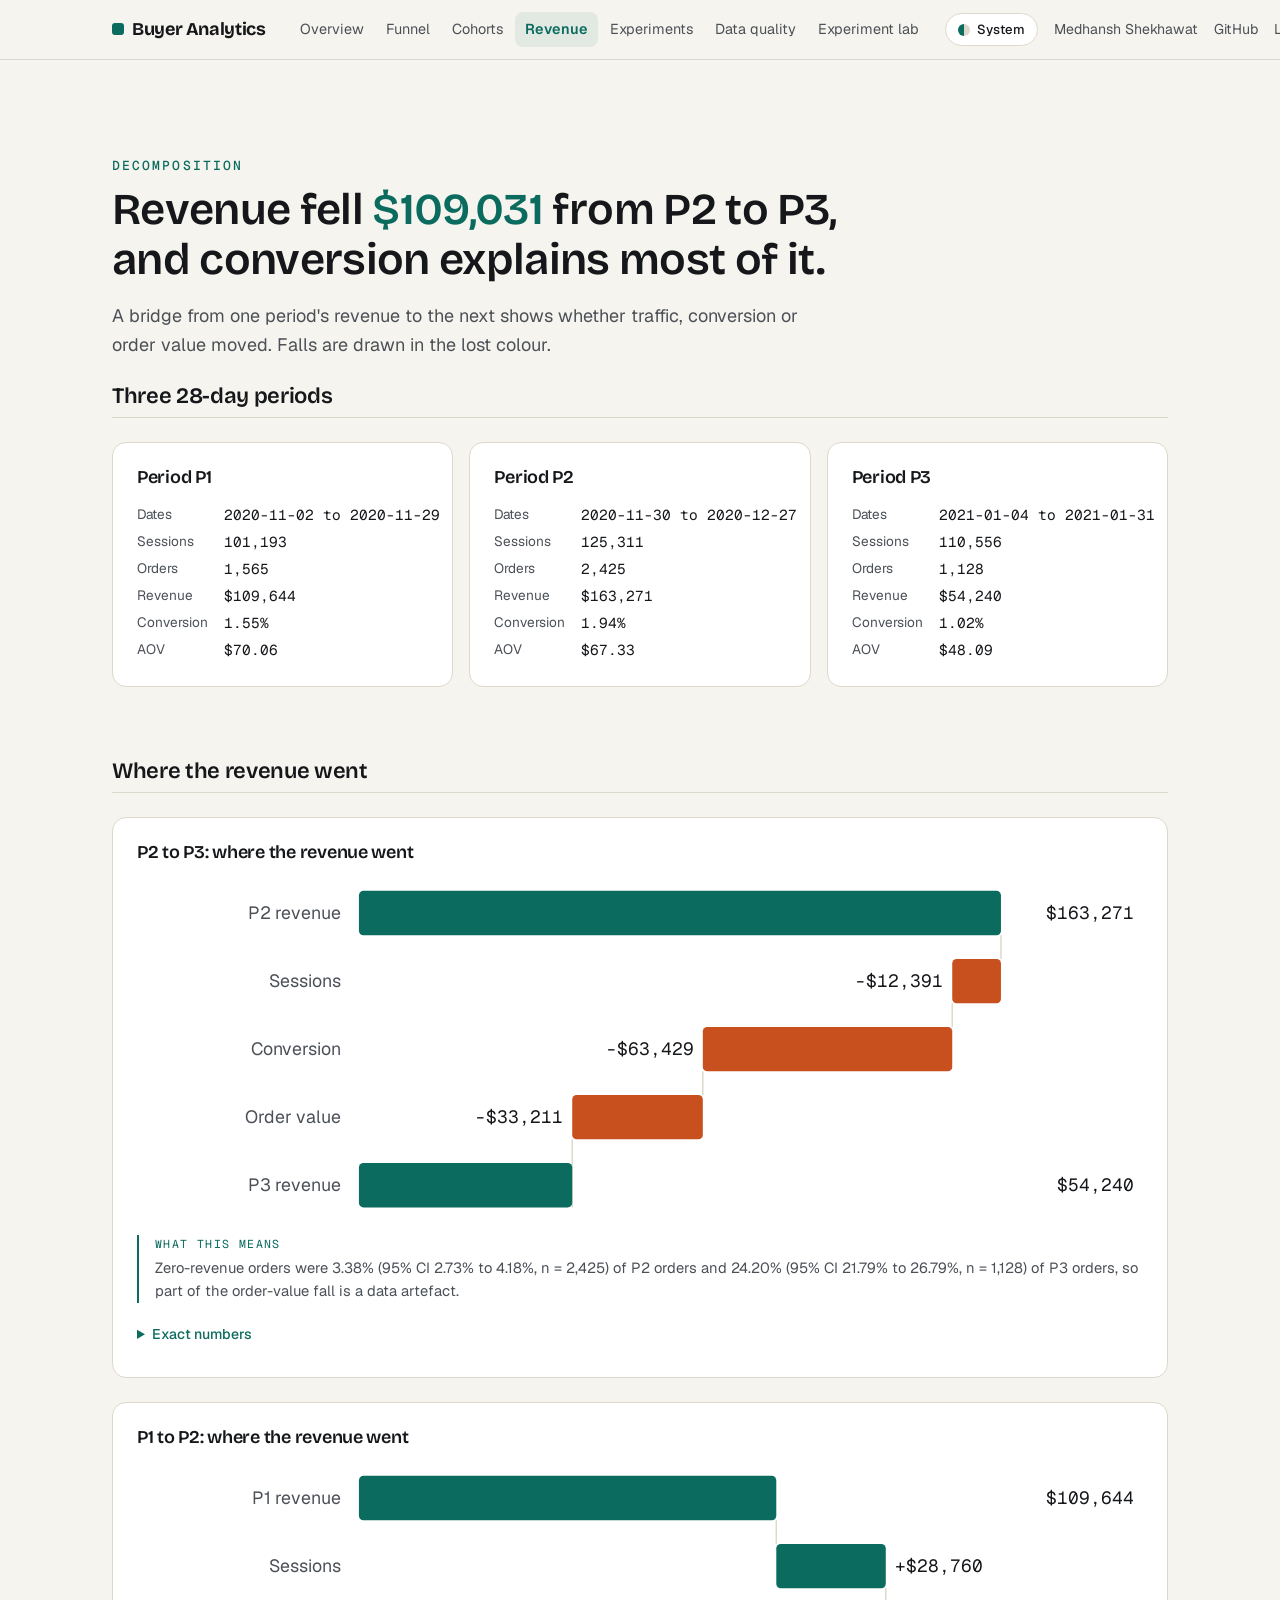
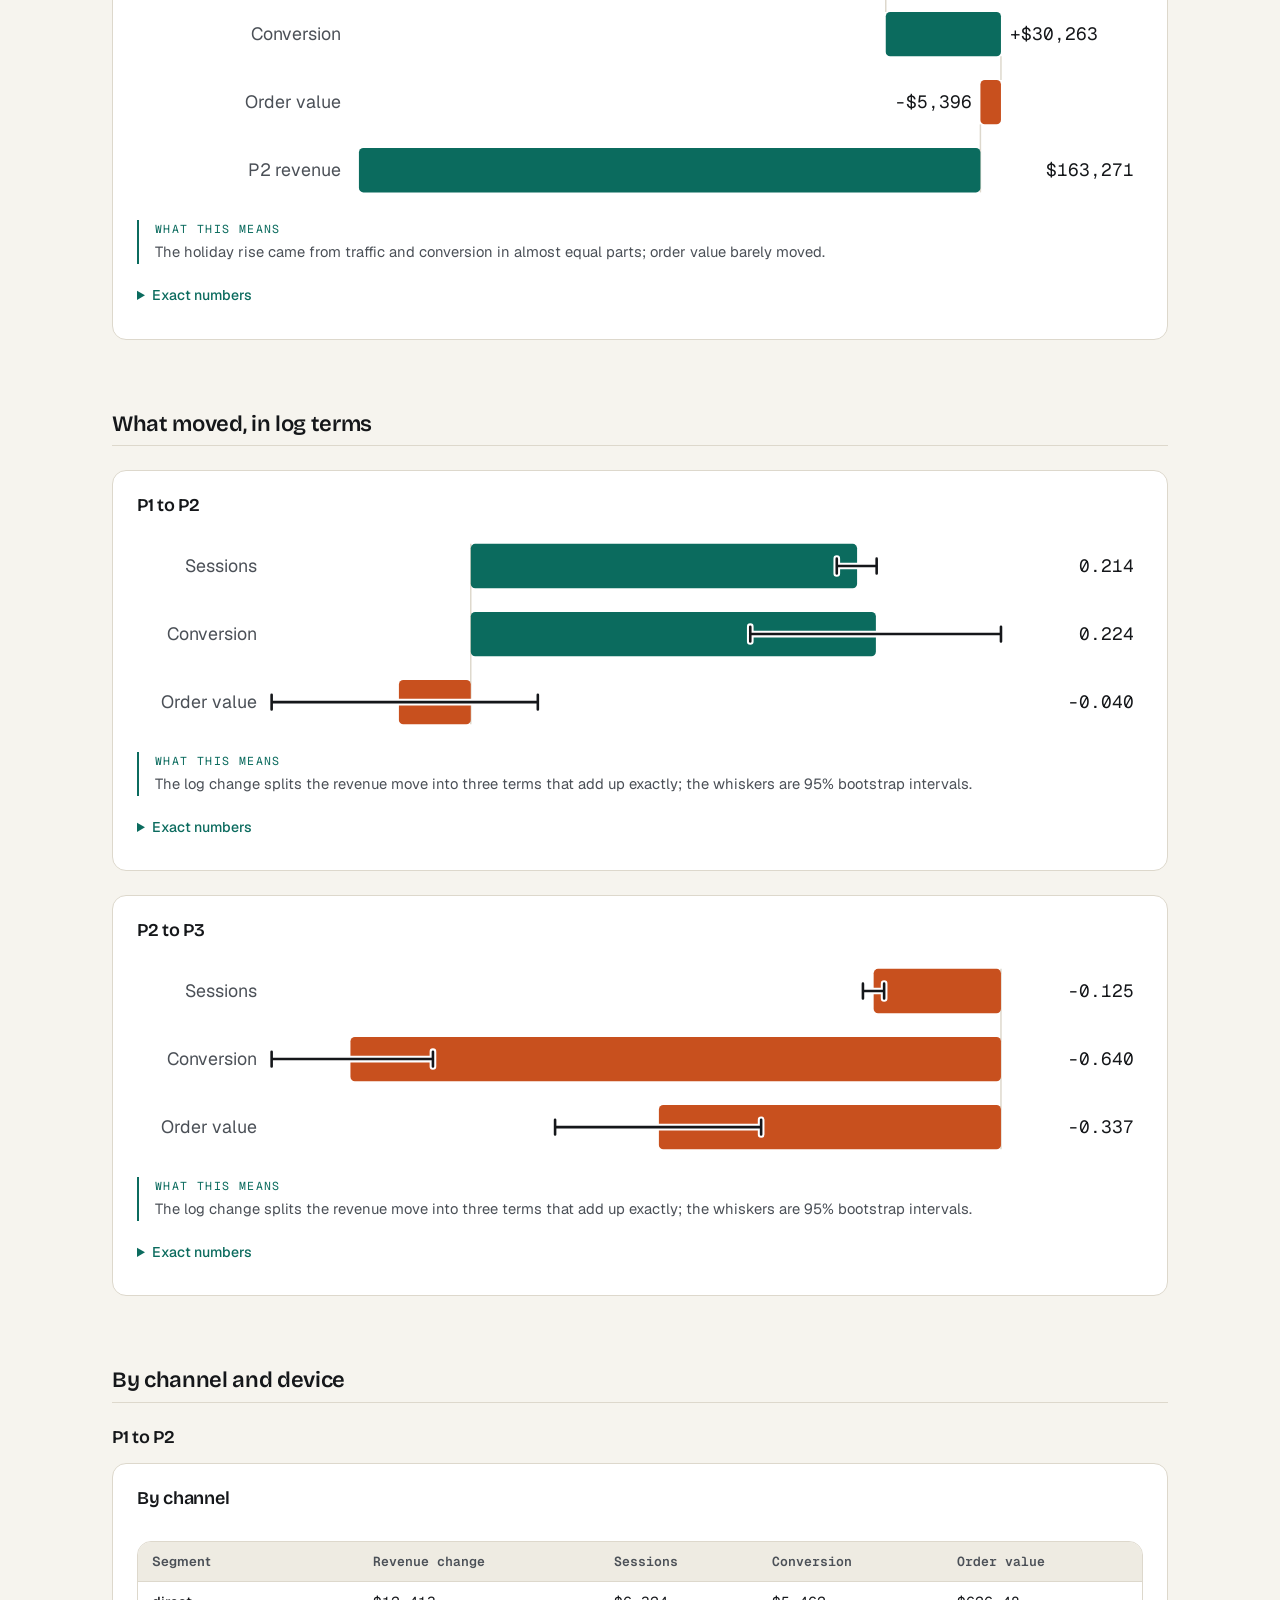
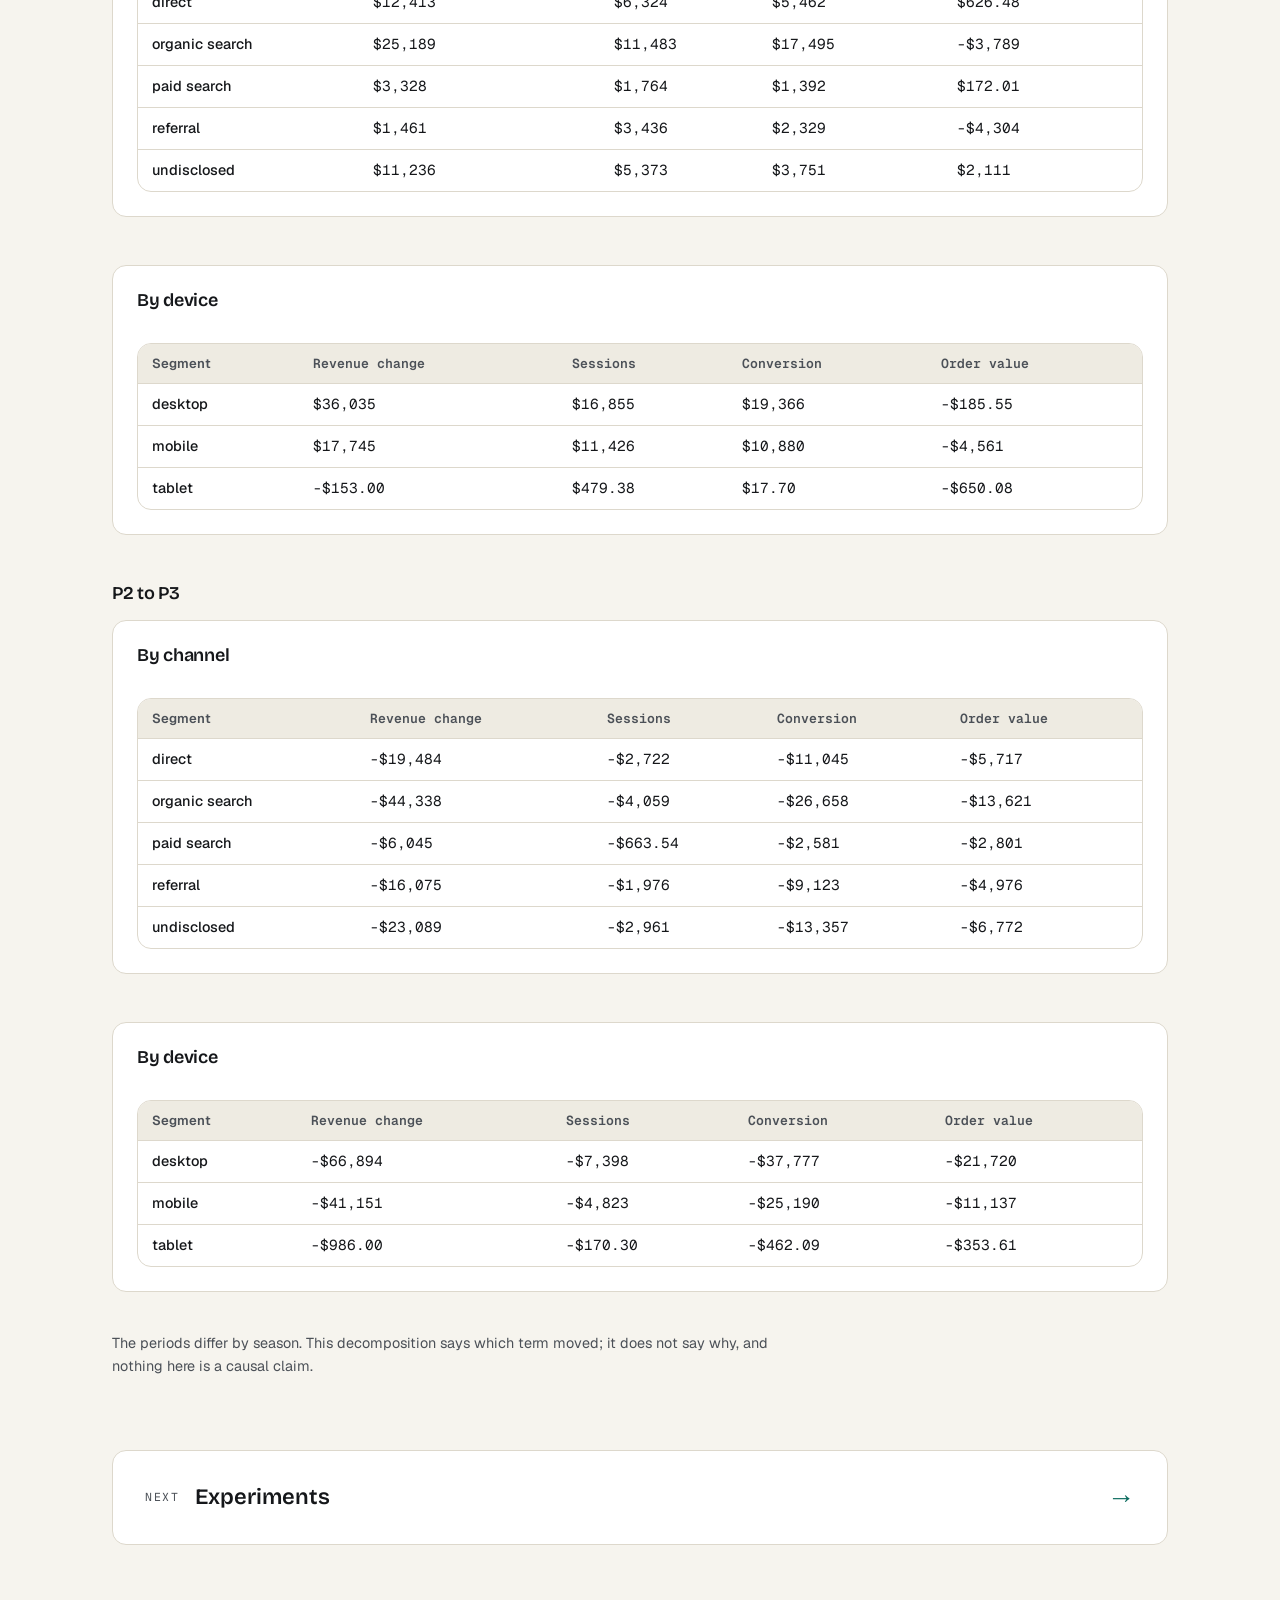
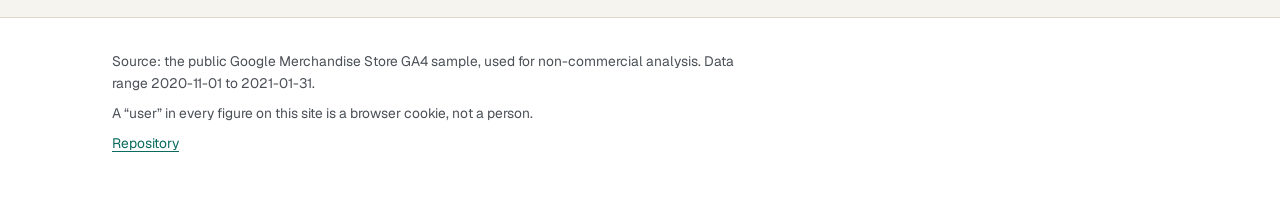
<file: site/revenue.html>
<!DOCTYPE html>
<html lang="en">
  <head>
    <meta charset="utf-8" />
    <meta name="viewport" content="width=device-width, initial-scale=1" />
    <meta name="color-scheme" content="light dark" />
    <title>Revenue · Buyer Analytics</title>
    <meta
      name="description"
      content="The holiday rise and the January fall, split into traffic, conversion and order value."
    />
    <link rel="stylesheet" href="css/style.css" />
    <script src="js/theme.js"></script>
  </head>
  <body>
    <a class="skip-link" href="#content">Skip to content</a>
    <header class="site-header">
      <div class="wrap header-inner">
        <a class="brand" href="index.html"
          ><span class="brand-text">Buyer Analytics</span></a
        >
        <button
          class="nav-toggle"
          type="button"
          data-nav-toggle
          aria-expanded="false"
          aria-controls="site-nav"
        >
          <span class="nav-toggle-bars" aria-hidden="true"></span>
          <span>Menu</span>
        </button>
        <nav id="site-nav" class="site-nav" aria-label="Primary">
          <a href="index.html">Overview</a>
          <a href="funnel.html">Funnel</a>
          <a href="cohorts.html">Cohorts</a>
          <a href="revenue.html" aria-current="page">Revenue</a>
          <a href="experiments.html">Experiments</a>
          <a href="quality.html">Data quality</a>
          <a href="lab.html">Experiment lab</a>
        </nav>
        <div class="header-tools">
          <button
            id="theme-toggle"
            class="theme-toggle"
            type="button"
            data-mode="system"
          >
            <span class="theme-toggle-icon" aria-hidden="true"></span>
            <span data-theme-label>System</span>
          </button>
          <span class="author">Medhansh Shekhawat</span>
          <a href="https://github.com/Ghostboy789/buyer-analytics">GitHub</a>
          <a href="https://www.linkedin.com/in/medhansh-shekhawat">LinkedIn</a>
        </div>
      </div>
    </header>

    <main id="content" data-page="revenue"></main>

    <footer class="site-footer">
      <div class="wrap" id="footer-slot"></div>
    </footer>

    <div
      class="glossary-pop"
      id="glossary-pop"
      role="dialog"
      aria-label="Glossary definition"
      hidden
    >
      <p class="glossary-term" data-glossary-term></p>
      <p class="glossary-def" data-glossary-def></p>
    </div>

    <script src="js/charts.js"></script>
    <script src="js/glossary.js"></script>
    <script src="js/pages.js"></script>
    <script src="js/hero.js"></script>
    <script src="js/site.js"></script>
    <script>
      Pages.mount();
    </script>
  </body>
</html>
</file>
<file: site/css/style.css>
/* Buyer Analytics — an editorial data story.
 *
 * Light is the base palette; the dark values are declared twice, once behind
 * the system preference and once behind the explicit [data-theme="dark"]
 * switch. Every text/background pair below was checked against WCAG AA (4.5:1
 * for body text); the status colours are used as marks and tints, never as
 * body text on the page background.
 */

/* Fonts ----------------------------------------------------------------- */

@font-face {
  font-family: "Bricolage Grotesque";
  src: url("../fonts/bricolage-grotesque-latin-wght.woff2") format("woff2");
  font-weight: 200 800;
  font-style: normal;
  font-display: swap;
}

@font-face {
  font-family: "Geist";
  src: url("../fonts/geist-latin-wght.woff2") format("woff2");
  font-weight: 100 900;
  font-style: normal;
  font-display: swap;
}

@font-face {
  font-family: "Geist Mono";
  src: url("../fonts/geist-mono-latin-wght.woff2") format("woff2");
  font-weight: 100 900;
  font-style: normal;
  font-display: swap;
}

/* Tokens ---------------------------------------------------------------- */

:root {
  --bg: #f6f4ee;
  --surface: #ffffff;
  --surface-2: #eeebe2;
  --border: #ddd8cc;
  --ink: #15171a;
  --ink-2: #4b5057;
  --ink-3: #6c717a;
  --accent: #0b6b5e;
  --accent-ink: #ffffff;
  --accent-soft: rgba(11, 107, 94, 0.08);
  --accent-soft-strong: #a7cac5;
  --lost: #c8501e;
  --pass: #1e8a5e;
  --fail: #c8323a;
  --focus: #0b6b5e;

  --pass-tint: #e3f1eb;
  --fail-tint: #f8e6e7;
  --lost-tint: #f9e9e0;

  --heat-0: #ebf3f2;
  --heat-1: #cee1df;
  --heat-2: #a7cac5;
  --heat-3: #79aea6;
  --heat-4: #418c81;
  --heat-5: #0b6b5e;

  --font-display: "Bricolage Grotesque", "Helvetica Neue", Arial, sans-serif;
  --font-text: "Geist", -apple-system, BlinkMacSystemFont, "Segoe UI", Roboto,
    Helvetica, Arial, sans-serif;
  --font-mono: "Geist Mono", ui-monospace, SFMono-Regular, Menlo, Consolas,
    monospace;

  --step--1: 0.8125rem;
  --step-0: 1rem;
  --step-1: 1.125rem;
  --step-2: 1.375rem;
  --step-3: 1.75rem;
  --step-4: clamp(1.9rem, 1.3rem + 2.4vw, 2.75rem);
  --step-5: clamp(2.5rem, 1.4rem + 5vw, 4.25rem);

  --space-1: 4px;
  --space-2: 8px;
  --space-3: 16px;
  --space-4: 24px;
  --space-5: 32px;
  --space-6: 48px;
  --space-7: 72px;

  --content: 1120px;
  --gutter: clamp(16px, 4vw, 32px);
  --radius: 14px;
  --radius-sm: 8px;
  --header-h: 60px;

  color-scheme: light;
}

@media (prefers-color-scheme: dark) {
  :root:not([data-theme="light"]) {
    --bg: #0c0f0e;
    --surface: #131716;
    --surface-2: #1a1f1d;
    --border: #272d2a;
    --ink: #eceeea;
    --ink-2: #a9b0ab;
    --ink-3: #7f8782;
    --accent: #5fd3c0;
    --accent-ink: #0c0f0e;
    --accent-soft: rgba(95, 211, 192, 0.1);
    --accent-soft-strong: #366d64;
    --lost: #ff8a55;
    --pass: #3dbe8b;
    --fail: #f2555a;
    --focus: #5fd3c0;

    --pass-tint: #16302a;
    --fail-tint: #361f21;
    --lost-tint: #35241c;

    --heat-0: #1c2e2a;
    --heat-1: #284c46;
    --heat-2: #366d64;
    --heat-3: #459386;
    --heat-4: #54b7a6;
    --heat-5: #5fd3c0;

    color-scheme: dark;
  }
}

:root[data-theme="dark"] {
  --bg: #0c0f0e;
  --surface: #131716;
  --surface-2: #1a1f1d;
  --border: #272d2a;
  --ink: #eceeea;
  --ink-2: #a9b0ab;
  --ink-3: #7f8782;
  --accent: #5fd3c0;
  --accent-ink: #0c0f0e;
  --accent-soft: rgba(95, 211, 192, 0.1);
  --accent-soft-strong: #366d64;
  --lost: #ff8a55;
  --pass: #3dbe8b;
  --fail: #f2555a;
  --focus: #5fd3c0;

  --pass-tint: #16302a;
  --fail-tint: #361f21;
  --lost-tint: #35241c;

  --heat-0: #1c2e2a;
  --heat-1: #284c46;
  --heat-2: #366d64;
  --heat-3: #459386;
  --heat-4: #54b7a6;
  --heat-5: #5fd3c0;

  color-scheme: dark;
}

/* Base ------------------------------------------------------------------ */

*,
*::before,
*::after {
  box-sizing: border-box;
}

html {
  -webkit-text-size-adjust: 100%;
  scroll-behavior: smooth;
}

body {
  margin: 0;
  background: var(--bg);
  color: var(--ink);
  font-family: var(--font-text);
  font-size: var(--step-0);
  line-height: 1.6;
  font-weight: 400;
  -webkit-font-smoothing: antialiased;
  text-rendering: optimizeLegibility;
}

h1,
h2,
h3,
h4 {
  font-family: var(--font-display);
  font-weight: 600;
  line-height: 1.15;
  letter-spacing: -0.015em;
  margin: 0 0 var(--space-3);
  color: var(--ink);
}

p {
  margin: 0 0 var(--space-3);
}

img,
svg,
video,
canvas {
  max-width: 100%;
}

a {
  color: var(--accent);
  text-underline-offset: 3px;
  text-decoration-thickness: 1px;
}

a:hover {
  color: var(--ink);
}

:focus-visible {
  outline: 2px solid var(--focus);
  outline-offset: 2px;
  border-radius: 3px;
}

::selection {
  background: var(--accent);
  color: var(--accent-ink);
}

.wrap {
  width: 100%;
  max-width: var(--content);
  margin: 0 auto;
  padding: 0 var(--gutter);
}

.skip-link {
  position: absolute;
  left: -9999px;
  top: 0;
  z-index: 40;
  background: var(--surface);
  color: var(--ink);
  padding: var(--space-2) var(--space-3);
  border: 1px solid var(--border);
  border-radius: 0 0 var(--radius-sm) 0;
}

.skip-link:focus {
  left: 0;
}

/* Header ---------------------------------------------------------------- */

.site-header {
  position: sticky;
  top: 0;
  z-index: 30;
  height: var(--header-h);
  background: color-mix(in srgb, var(--bg) 82%, transparent);
  border-bottom: 1px solid var(--border);
}

@supports (backdrop-filter: blur(8px)) {
  .site-header {
    backdrop-filter: saturate(150%) blur(12px);
    -webkit-backdrop-filter: saturate(150%) blur(12px);
  }
}

@supports not (background: color-mix(in srgb, red 50%, blue)) {
  .site-header {
    background: var(--bg);
  }
}

.header-inner {
  display: flex;
  align-items: center;
  gap: var(--space-3);
  height: 100%;
}

.brand {
  display: inline-flex;
  align-items: center;
  gap: var(--space-2);
  font-family: var(--font-display);
  font-weight: 700;
  font-size: var(--step-1);
  letter-spacing: -0.02em;
  color: var(--ink);
  text-decoration: none;
  white-space: nowrap;
}

.brand::before {
  content: "";
  width: 12px;
  height: 12px;
  border-radius: 3px;
  background: var(--accent);
  flex: none;
}

.brand:hover {
  color: var(--accent);
}

.site-nav {
  display: flex;
  align-items: center;
  gap: 2px;
  margin-left: var(--space-2);
  margin-right: auto;
}

.site-nav a {
  display: inline-block;
  padding: 6px 10px;
  border-radius: var(--radius-sm);
  color: var(--ink-2);
  text-decoration: none;
  font-size: 0.9rem;
  white-space: nowrap;
}

.site-nav a:hover {
  color: var(--ink);
  background: var(--accent-soft);
}

.site-nav a[aria-current="page"] {
  color: var(--accent);
  font-weight: 600;
  background: var(--accent-soft);
}

.nav-toggle {
  display: none;
  font: inherit;
  font-size: 0.88rem;
  color: var(--ink);
  background: var(--surface);
  border: 1px solid var(--border);
  border-radius: var(--radius-sm);
  padding: 6px 12px;
  cursor: pointer;
  align-items: center;
  gap: 6px;
}

.nav-toggle:hover {
  border-color: var(--accent);
  color: var(--accent);
}

.nav-toggle-bars {
  position: relative;
  width: 14px;
  height: 10px;
  flex: none;
}

.nav-toggle-bars::before,
.nav-toggle-bars::after {
  content: "";
  position: absolute;
  left: 0;
  right: 0;
  height: 2px;
  border-radius: 2px;
  background: currentColor;
}

.nav-toggle-bars::before {
  top: 0;
}

.nav-toggle-bars::after {
  bottom: 0;
}

.header-tools {
  display: flex;
  align-items: center;
  gap: var(--space-3);
  font-size: 0.88rem;
}

.header-tools a {
  color: var(--ink-2);
  text-decoration: none;
}

.header-tools a:hover {
  color: var(--accent);
}

.author {
  color: var(--ink-2);
  white-space: nowrap;
}

.theme-toggle {
  display: inline-flex;
  align-items: center;
  gap: 7px;
  font: inherit;
  font-size: 0.82rem;
  font-weight: 500;
  color: var(--ink);
  background: var(--surface);
  border: 1px solid var(--border);
  border-radius: 999px;
  padding: 5px 12px;
  cursor: pointer;
}

.theme-toggle:hover {
  border-color: var(--accent);
  color: var(--accent);
}

.theme-toggle-icon {
  width: 12px;
  height: 12px;
  border-radius: 50%;
  background: var(--accent);
  flex: none;
}

.theme-toggle[data-mode="system"] .theme-toggle-icon {
  background: linear-gradient(90deg, var(--accent) 50%, var(--border) 50%);
}

.theme-toggle[data-mode="dark"] .theme-toggle-icon {
  background: transparent;
  border: 2px solid var(--accent);
  box-shadow: inset 3px 0 0 0 var(--accent);
}

/* Page furniture -------------------------------------------------------- */

main {
  display: block;
  padding: var(--space-6) 0 var(--space-7);
}

.page-head {
  padding: var(--space-6) 0 var(--space-4);
  max-width: 46rem;
}

.eyebrow {
  margin: 0 0 var(--space-2);
  font-family: var(--font-mono);
  font-size: var(--step--1);
  font-weight: 500;
  letter-spacing: 0.16em;
  text-transform: uppercase;
  color: var(--accent);
}

.display {
  font-size: var(--step-4);
  font-weight: 600;
  margin: 0 0 var(--space-3);
  text-wrap: balance;
}

.page-sub {
  margin: 0;
  max-width: 60ch;
  font-size: var(--step-1);
  color: var(--ink-2);
}

.section {
  margin: 0 0 var(--space-7);
}

.section-head {
  font-size: var(--step-2);
  font-weight: 600;
  margin: 0 0 var(--space-4);
  padding-bottom: var(--space-2);
  border-bottom: 1px solid var(--border);
}

.group-head {
  font-size: var(--step-1);
  margin: var(--space-4) 0 var(--space-3);
}

.hl {
  color: var(--accent);
  font-weight: 600;
}

.prose {
  color: var(--ink-2);
  font-size: 0.95rem;
  max-width: 64ch;
}

.note {
  margin: var(--space-3) 0 0;
  color: var(--ink-2);
  font-size: 0.9rem;
  max-width: 70ch;
}

.placeholder {
  margin: var(--space-4) 0 0;
  padding: var(--space-4);
  border: 1px dashed var(--border);
  border-radius: var(--radius);
  color: var(--ink-2);
  background: var(--surface);
}

/* Cards ----------------------------------------------------------------- */

.card {
  background: var(--surface);
  border: 1px solid var(--border);
  border-radius: var(--radius);
  padding: var(--space-4);
  margin: 0 0 var(--space-4);
}

.card > :first-child {
  margin-top: 0;
}

.card > :last-child {
  margin-bottom: 0;
}

.card-title {
  font-size: var(--step-1);
  font-weight: 600;
  margin: 0 0 var(--space-3);
}

.card-grid {
  display: grid;
  grid-template-columns: repeat(auto-fit, minmax(min(100%, 240px), 1fr));
  gap: var(--space-3);
  align-items: start;
}

.card-grid .card {
  margin-bottom: 0;
}

.chart-grid {
  display: grid;
  grid-template-columns: minmax(0, 1fr);
  gap: var(--space-4);
}

.chart-grid > * {
  min-width: 0;
}

.chart-wrap {
  margin: 0;
  overflow-x: auto;
  overflow-y: hidden;
}

@media (max-width: 700px) {
  /* Keep chart text readable: the chart scrolls inside its card instead of shrinking. */
  .chart-wrap > svg {
    min-width: 560px;
  }
}

.chart-wrap svg {
  display: block;
}

.meaning {
  margin: var(--space-3) 0 0;
  padding-left: var(--space-3);
  border-left: 2px solid var(--accent);
  color: var(--ink-2);
  font-size: 0.92rem;
}

.meaning-label {
  display: block;
  font-family: var(--font-mono);
  font-size: 0.72rem;
  letter-spacing: 0.12em;
  text-transform: uppercase;
  color: var(--accent);
  margin-bottom: 2px;
}

/* Hero ------------------------------------------------------------------ */

.hero {
  display: grid;
  grid-template-columns: minmax(0, 1.15fr) minmax(0, 1fr);
  gap: var(--space-4) var(--space-6);
  align-items: end;
  margin: 0 0 var(--space-7);
  padding-top: var(--space-4);
}

.hero-copy {
  display: contents;
}

.hero-copy > .eyebrow,
.hero-copy > .hero-headline {
  grid-column: 1;
}

.hero-copy > .eyebrow {
  grid-row: 1;
  margin: 0;
}

.hero-headline {
  grid-row: 2;
  font-size: var(--step-5);
  font-weight: 600;
  line-height: 1.03;
  letter-spacing: -0.03em;
  margin: 0;
  text-wrap: balance;
}

.hero-sub,
.hero-look {
  grid-column: 2;
}

.hero-sub {
  grid-row: 1 / span 2;
  align-self: end;
  font-size: var(--step-1);
  color: var(--ink-2);
  margin: 0 0 var(--space-1);
}

.hero-look {
  grid-row: 3;
  grid-column: 1 / -1;
  max-width: 44rem;
  font-size: 1rem;
  color: var(--ink-2);
  margin: 0;
}

.hero-num {
  color: var(--accent);
  font-variant-numeric: tabular-nums;
}

.nowrap {
  white-space: nowrap;
}

.hero-visual {
  grid-column: 1 / -1;
  min-width: 0;
  margin: 0;
  padding: var(--space-4);
}

.hero-canvas {
  display: block;
  width: 100%;
}

.hero-caption {
  margin: var(--space-3) 0 0;
  font-family: var(--font-mono);
  font-size: var(--step--1);
  color: var(--ink-3);
}

/* Glossary -------------------------------------------------------------- */

.term {
  font: inherit;
  color: inherit;
  background: none;
  border: 0;
  padding: 0;
  cursor: help;
  text-decoration: underline;
  text-decoration-style: dotted;
  text-decoration-color: var(--accent);
  text-underline-offset: 3px;
}

.term:hover,
.term[aria-expanded="true"] {
  color: var(--accent);
}

.glossary-pop {
  position: fixed;
  z-index: 50;
  width: min(22rem, calc(100vw - 16px));
  margin: 0;
  padding: var(--space-3);
  background: var(--surface);
  border: 1px solid var(--border);
  border-radius: var(--radius);
  box-shadow: 0 12px 32px rgba(0, 0, 0, 0.18);
}

.glossary-term {
  margin: 0 0 var(--space-1);
  font-family: var(--font-mono);
  font-size: 0.72rem;
  letter-spacing: 0.12em;
  text-transform: uppercase;
  color: var(--accent);
}

.glossary-def {
  margin: 0;
  font-size: 0.92rem;
  color: var(--ink);
}

/* KPIs ------------------------------------------------------------------ */

.kpi-grid {
  display: grid;
  grid-template-columns: repeat(auto-fit, minmax(min(100%, 168px), 1fr));
  gap: var(--space-3);
}

.kpi {
  background: var(--surface);
  border: 1px solid var(--border);
  border-radius: var(--radius);
  padding: var(--space-3);
  min-width: 0;
}

.kpi-label {
  font-size: 0.8rem;
  color: var(--ink-2);
}

.kpi-value {
  font-family: var(--font-mono);
  font-size: 1.4rem;
  font-weight: 600;
  letter-spacing: -0.02em;
  margin: 2px 0 var(--space-2);
  font-variant-numeric: tabular-nums;
}

.kpi-ci {
  font-family: var(--font-mono);
  font-size: 0.74rem;
  color: var(--ink-2);
  margin-top: var(--space-2);
}

.ivbar {
  position: relative;
  height: 12px;
  margin: 0;
}

.ivbar-track {
  position: absolute;
  left: 0;
  right: 0;
  top: 5px;
  height: 2px;
  border-radius: 2px;
  background: var(--border);
}

.ivbar-range {
  position: absolute;
  top: 4px;
  height: 4px;
  border-radius: 2px;
  background: var(--accent-soft-strong);
}

.ivbar-dot {
  position: absolute;
  top: 1px;
  width: 10px;
  height: 10px;
  margin-left: -5px;
  border-radius: 50%;
  background: var(--accent);
  border: 2px solid var(--surface);
}

/* Big stats ------------------------------------------------------------- */

.bigstat-row {
  display: grid;
  grid-template-columns: repeat(auto-fit, minmax(min(100%, 220px), 1fr));
  gap: var(--space-3);
}

.bigstat {
  background: var(--surface);
  border: 1px solid var(--border);
  border-radius: var(--radius);
  padding: var(--space-4);
  min-width: 0;
}

.bigstat-label {
  font-size: 0.85rem;
  color: var(--ink-2);
}

.bigstat-value {
  font-family: var(--font-mono);
  font-size: clamp(1.8rem, 1.2rem + 2vw, 2.6rem);
  font-weight: 600;
  letter-spacing: -0.03em;
  margin: var(--space-1) 0 var(--space-2);
  font-variant-numeric: tabular-nums;
}

.bigstat-ci {
  font-family: var(--font-mono);
  font-size: 0.78rem;
  color: var(--ink-2);
  margin-top: var(--space-2);
}

.bigstat-sub {
  margin-top: var(--space-2);
  font-size: 0.85rem;
  color: var(--ink-2);
}

/* Badges ---------------------------------------------------------------- */

.badge {
  display: inline-flex;
  align-items: center;
  gap: 6px;
  font-family: var(--font-mono);
  font-weight: 600;
  font-size: 0.72rem;
  letter-spacing: 0.08em;
  padding: 3px 10px 3px 8px;
  border-radius: 999px;
  border: 1px solid transparent;
  color: var(--ink);
  white-space: nowrap;
}

.badge-dot {
  width: 8px;
  height: 8px;
  border-radius: 50%;
  flex: none;
}

.badge-pass {
  background: var(--pass-tint);
  border-color: var(--pass);
}

.badge-pass .badge-dot {
  background: var(--pass);
}

.badge-fail {
  background: var(--fail-tint);
  border-color: var(--fail);
}

.badge-fail .badge-dot {
  background: var(--fail);
}

/* Tables ---------------------------------------------------------------- */

.table-wrap {
  overflow-x: auto;
  border: 1px solid var(--border);
  border-radius: var(--radius);
  background: var(--surface);
  margin: var(--space-3) 0 0;
}

table {
  border-collapse: collapse;
  width: 100%;
  font-size: 0.9rem;
}

th,
td {
  text-align: left;
  padding: 9px 14px;
  border-bottom: 1px solid var(--border);
  vertical-align: top;
}

thead th {
  color: var(--ink-2);
  font-weight: 600;
  font-size: 0.82rem;
  background: var(--surface-2);
  white-space: nowrap;
}

tbody th {
  font-weight: 500;
}

tbody tr:last-child th,
tbody tr:last-child td {
  border-bottom: 0;
}

td.num,
.num {
  font-family: var(--font-mono);
  font-variant-numeric: tabular-nums;
}

td.num {
  min-width: 5.5rem;
}

.data-toggle {
  margin-top: var(--space-3);
}

.data-toggle summary {
  cursor: pointer;
  color: var(--accent);
  font-size: 0.88rem;
  font-weight: 500;
  padding: var(--space-1) 0 var(--space-2);
}

.data-toggle summary:hover {
  color: var(--ink);
}

/* Charts ---------------------------------------------------------------- */

.chart {
  display: block;
  width: 100%;
  height: auto;
  color: var(--ink);
}

.chart-label {
  font-family: var(--font-text);
  font-size: 12px;
  fill: var(--ink-2);
}

.chart-value {
  font-family: var(--font-mono);
  font-size: 12px;
  fill: var(--ink);
}

.chart-cell {
  font-family: var(--font-mono);
  font-size: 11px;
  fill: var(--ink);
}

.heat-ink-0,
.heat-ink-1,
.heat-ink-2,
.heat-ink-3,
.heat-ink-4 {
  fill: var(--ink);
}

.heat-ink-5 {
  fill: #ffffff;
}

:root[data-theme="dark"] .heat-ink-0,
:root[data-theme="dark"] .heat-ink-1,
:root[data-theme="dark"] .heat-ink-2 {
  fill: var(--ink);
}

:root[data-theme="dark"] .heat-ink-3,
:root[data-theme="dark"] .heat-ink-4,
:root[data-theme="dark"] .heat-ink-5 {
  fill: #0c0f0e;
}

@media (prefers-color-scheme: dark) {
  :root:not([data-theme="light"]) .heat-ink-3,
  :root:not([data-theme="light"]) .heat-ink-4,
  :root:not([data-theme="light"]) .heat-ink-5 {
    fill: #0c0f0e;
  }
}

/* Heat table (HTML) ----------------------------------------------------- */

.heat-scroll {
  overflow-x: auto;
  margin: var(--space-2) 0 0;
  border: 1px solid var(--border);
  border-radius: var(--radius-sm);
}

.heat-table {
  border-collapse: separate;
  border-spacing: 2px;
  font-size: 0.78rem;
  background: var(--surface);
}

.heat-table th,
.heat-table td {
  border: 0;
  padding: 5px 8px;
  text-align: center;
  white-space: nowrap;
}

.heat-rowhead {
  position: sticky;
  left: 0;
  z-index: 1;
  background: var(--surface);
  text-align: left;
  font-family: var(--font-mono);
  font-size: 0.74rem;
}

.heat-table thead th {
  background: var(--surface);
  font-family: var(--font-mono);
  font-size: 0.72rem;
}

.heat-table thead .heat-rowhead {
  z-index: 2;
}

.heat-cell {
  border-radius: 4px;
  font-family: var(--font-mono);
  font-variant-numeric: tabular-nums;
  min-width: 44px;
}

.heat-empty {
  background: var(--surface-2);
  color: var(--ink-3);
}

.heat-base {
  background: var(--accent-soft);
  color: var(--ink-2);
}

.heat-0 { background: var(--heat-0); color: var(--ink); }
.heat-1 { background: var(--heat-1); color: var(--ink); }
.heat-2 { background: var(--heat-2); color: var(--ink); }
.heat-3 { background: var(--heat-3); color: var(--ink); }
.heat-4 { background: var(--heat-4); color: var(--ink); }
.heat-5 { background: var(--heat-5); color: #ffffff; }

:root[data-theme="dark"] .heat-3,
:root[data-theme="dark"] .heat-4,
:root[data-theme="dark"] .heat-5 {
  color: #0c0f0e;
}

@media (prefers-color-scheme: dark) {
  :root:not([data-theme="light"]) .heat-3,
  :root:not([data-theme="light"]) .heat-4,
  :root:not([data-theme="light"]) .heat-5 {
    color: #0c0f0e;
  }
}

/* Pair bars (data quality) ---------------------------------------------- */

.pairbar {
  margin: 0 0 var(--space-4);
}

.pairbar-title {
  font-weight: 600;
  margin: 0 0 var(--space-2);
}

.pairbar-row {
  display: grid;
  grid-template-columns: 72px minmax(0, 1fr) auto;
  align-items: center;
  gap: var(--space-2);
  margin: 0 0 var(--space-1);
}

.pairbar-tag {
  font-size: 0.78rem;
  color: var(--ink-2);
  font-family: var(--font-mono);
}

.pairbar-track {
  height: 14px;
  border-radius: 4px;
  background: var(--surface-2);
  overflow: hidden;
}

.pairbar-fill {
  display: block;
  height: 100%;
  border-radius: 4px;
}

.pairbar-raw {
  background: var(--ink-3);
}

.pairbar-mod {
  background: var(--accent);
}

.pairbar-value {
  font-family: var(--font-mono);
  font-size: 0.82rem;
  font-variant-numeric: tabular-nums;
  text-align: right;
  white-space: nowrap;
}

.pairbar-gap {
  margin: var(--space-1) 0 0;
  font-size: 0.82rem;
  color: var(--ink-2);
  font-family: var(--font-mono);
}

/* Notices --------------------------------------------------------------- */

.notice {
  background: var(--accent-soft);
  border: 1px solid var(--border);
  border-left: 3px solid var(--accent);
  border-radius: var(--radius);
  padding: var(--space-3) var(--space-4);
  margin: 0 0 var(--space-4);
}

.notice-strong {
  border-left-width: 6px;
  padding: var(--space-4);
  background: var(--surface);
}

.notice-title {
  font-family: var(--font-mono);
  font-size: 0.74rem;
  letter-spacing: 0.14em;
  text-transform: uppercase;
  color: var(--accent);
  margin: 0 0 var(--space-2);
}

.notice p {
  margin: 0 0 var(--space-2);
}

.notice p:last-child {
  margin-bottom: 0;
}

.notice .note {
  margin-top: var(--space-2);
}

/* Key-value list -------------------------------------------------------- */

.kv {
  display: grid;
  grid-template-columns: max-content minmax(0, 1fr);
  gap: var(--space-1) var(--space-3);
  margin: 0;
}

.kv dt {
  color: var(--ink-2);
  font-size: 0.85rem;
}

.kv dd {
  margin: 0;
  font-family: var(--font-mono);
  font-variant-numeric: tabular-nums;
}

.note-list {
  margin: 0;
  padding-left: 1.1rem;
  color: var(--ink-2);
}

.note-list li {
  margin: 0 0 var(--space-2);
}

/* Bento ----------------------------------------------------------------- */

.bento-section {
  margin-bottom: var(--space-7);
}

.bento {
  display: grid;
  grid-template-columns: repeat(6, minmax(0, 1fr));
  gap: var(--space-3);
}

.bento > * {
  grid-column: span 2;
}

.bento > :nth-child(n + 4) {
  grid-column: span 3;
}

@media (max-width: 900px) {
  .bento > *,
  .bento > :nth-child(n + 4) {
    grid-column: span 3;
  }

  .bento > :last-child:nth-child(odd) {
    grid-column: 1 / -1;
  }
}

@media (max-width: 560px) {
  .bento > *,
  .bento > :nth-child(n + 4) {
    grid-column: 1 / -1;
  }
}

.bento-card {
  display: flex;
  flex-direction: column;
  gap: var(--space-2);
  padding: var(--space-4);
  background: var(--surface);
  border: 1px solid var(--border);
  border-radius: var(--radius);
  color: var(--ink);
  text-decoration: none;
  transition: border-color 160ms ease, transform 160ms ease;
}

.bento-card:hover {
  border-color: var(--accent);
  color: var(--ink);
  transform: translateY(-2px);
}

.bento-kicker {
  margin: 0;
  font-family: var(--font-mono);
  font-size: 0.7rem;
  letter-spacing: 0.12em;
  text-transform: uppercase;
  color: var(--accent);
}

.bento-title {
  margin: 0;
  font-size: var(--step-1);
  font-weight: 600;
  line-height: 1.2;
}

.bento-num {
  margin: 0;
  font-size: 0.9rem;
  color: var(--ink-2);
}

.bento-chart {
  margin-top: auto;
}

.bento-chart svg {
  display: block;
  width: 100%;
  height: 48px;
}

.bento-link {
  font-size: 0.85rem;
  font-weight: 500;
  color: var(--accent);
}

/* Next card ------------------------------------------------------------- */

.next-card {
  margin: var(--space-6) 0 0;
}

.next-card a {
  display: flex;
  align-items: center;
  gap: var(--space-3);
  padding: var(--space-4) var(--space-5);
  background: var(--surface);
  border: 1px solid var(--border);
  border-radius: var(--radius);
  color: var(--ink);
  text-decoration: none;
  transition: border-color 160ms ease;
}

.next-card a:hover {
  border-color: var(--accent);
  color: var(--ink);
}

.next-label {
  font-family: var(--font-mono);
  font-size: 0.72rem;
  letter-spacing: 0.14em;
  text-transform: uppercase;
  color: var(--ink-2);
}

.next-title {
  font-family: var(--font-display);
  font-size: var(--step-2);
  font-weight: 600;
}

.next-arrow {
  margin-left: auto;
  font-size: var(--step-3);
  color: var(--accent);
  transition: transform 160ms ease;
}

.next-card a:hover .next-arrow {
  transform: translateX(4px);
}

/* Footer ---------------------------------------------------------------- */

.site-footer {
  border-top: 1px solid var(--border);
  background: var(--surface);
  padding: var(--space-5) 0 var(--space-6);
  color: var(--ink-2);
  font-size: 0.86rem;
}

.footer-grid {
  display: grid;
  gap: var(--space-2);
  max-width: 70ch;
}

.footer-grid p {
  margin: 0;
}

.footer-credit {
  color: var(--ink-2);
}

.footer-note {
  color: var(--ink-2);
}

.footer-link a {
  color: var(--accent);
}

/* Forms (experiment lab) ------------------------------------------------ */

.field-grid {
  display: grid;
  grid-template-columns: repeat(auto-fit, minmax(min(100%, 150px), 1fr));
  gap: var(--space-3);
  margin: 0 0 var(--space-4);
}

.field {
  display: flex;
  flex-direction: column;
  gap: var(--space-1);
  min-width: 0;
}

.field label {
  font-size: 0.82rem;
  color: var(--ink-2);
}

.field input,
.field select {
  font: inherit;
  color: var(--ink);
  background: var(--bg);
  border: 1px solid var(--border);
  border-radius: var(--radius-sm);
  padding: 8px 10px;
  width: 100%;
  min-width: 0;
}

.field input[type="number"] {
  font-family: var(--font-mono);
}

.field input:focus,
.field select:focus {
  border-color: var(--accent);
}

.btn {
  font: inherit;
  font-weight: 600;
  color: var(--accent-ink);
  background: var(--accent);
  border: 1px solid var(--accent);
  border-radius: var(--radius-sm);
  padding: 9px 18px;
  cursor: pointer;
}

.btn:hover:not(:disabled) {
  filter: brightness(1.08);
}

.btn:disabled {
  opacity: 0.6;
  cursor: progress;
}

.btn-secondary {
  color: var(--ink);
  background: var(--surface);
  border-color: var(--border);
}

.result {
  margin-top: var(--space-4);
}

.result .big {
  font-family: var(--font-display);
  font-size: var(--step-3);
  font-weight: 600;
  letter-spacing: -0.02em;
  margin: 0 0 var(--space-2);
}

.result dl {
  display: grid;
  grid-template-columns: max-content minmax(0, 1fr);
  gap: var(--space-1) var(--space-3);
  margin: var(--space-3) 0 0;
}

.result dt {
  color: var(--ink-2);
  font-size: 0.85rem;
}

.result dd {
  margin: 0;
  font-family: var(--font-mono);
  font-variant-numeric: tabular-nums;
}

.status {
  margin-top: var(--space-3);
  font-size: 0.85rem;
  color: var(--ink-2);
  min-height: 1.2em;
}

.status.error {
  color: var(--fail);
}

.chart-box {
  margin-top: var(--space-4);
  overflow-x: auto;
}

.hint {
  margin: 0 0 var(--space-4);
  color: var(--ink-2);
  font-size: 0.92rem;
}

/* Motion ---------------------------------------------------------------- */

.js [data-reveal] {
  opacity: 0;
  transform: translateY(14px);
  transition: opacity 480ms ease, transform 480ms cubic-bezier(0.22, 1, 0.36, 1);
}

.js [data-reveal].is-in {
  opacity: 1;
  transform: none;
}

@media (prefers-reduced-motion: reduce) {
  html {
    scroll-behavior: auto;
  }

  .js [data-reveal] {
    opacity: 1;
    transform: none;
    transition: none;
  }

  .bento-card,
  .next-card a,
  .next-arrow {
    transition: none;
  }

  .bento-card:hover {
    transform: none;
  }

  .next-card a:hover .next-arrow {
    transform: none;
  }
}

/* Responsive ------------------------------------------------------------ */

@media (max-width: 900px) {
  .hero {
    grid-template-columns: minmax(0, 1fr);
    gap: var(--space-3);
  }

  .hero-copy > .eyebrow,
  .hero-copy > .hero-headline,
  .hero-sub,
  .hero-look {
    grid-column: 1;
    grid-row: auto;
  }

  .hero-visual {
    grid-column: 1;
    padding: var(--space-3);
  }
}

@media (max-width: 760px) {
  .nav-toggle {
    display: inline-flex;
    order: 2;
    margin-left: auto;
  }

  .site-nav {
    position: absolute;
    top: var(--header-h);
    left: 0;
    right: 0;
    z-index: 20;
    display: none;
    flex-direction: column;
    align-items: stretch;
    gap: 0;
    margin: 0;
    padding: var(--space-2) var(--gutter) var(--space-3);
    background: var(--bg);
    border-bottom: 1px solid var(--border);
  }

  .site-nav.is-open {
    display: flex;
  }

  .site-nav a {
    padding: 10px 8px;
    border-radius: var(--radius-sm);
    font-size: 1rem;
  }

  .header-tools {
    order: 3;
    gap: var(--space-2);
  }

  .author {
    display: none;
  }

  .brand {
    order: 1;
  }
}

@media (max-width: 420px) {
  .theme-toggle [data-theme-label] {
    display: none;
  }

  .header-tools {
    gap: var(--space-1);
  }

  .next-card a {
    padding: var(--space-3) var(--space-4);
  }

  .next-label {
    display: none;
  }
}

@media (max-width: 560px) {
  .brand-text {
    display: none;
  }

  .header-inner {
    gap: var(--space-2);
  }
}

/* Page content sits in the same centred column as the header. */
main#content {
  box-sizing: border-box;
  max-width: 1120px;
  margin-inline: auto;
  padding-inline: clamp(16px, 4vw, 32px);
}

/* Lab: sit in the shared column, collapse empty result slots. */
.wrap > main#content {
  padding-inline: 0;
  padding-top: 0;
}

.result:empty,
.chart-box:empty {
  display: none;
}

.status:empty {
  min-height: 0;
  margin: 0;
}

/* The peeking trap: three large figures, the inflated one in the loss colour. */
#peeking .bigstat {
  padding: var(--space-5) var(--space-4) var(--space-4);
}

#peeking .bigstat-value {
  font-size: clamp(2.5rem, 1.5rem + 4vw, 4rem);
  line-height: 1;
}

#peeking .bigstat:nth-child(2) {
  border-color: var(--lost);
  background: var(--lost-tint);
}

#peeking .bigstat:nth-child(2) .bigstat-value {
  color: var(--lost);
}

.wrap > .page-head {
  padding-top: calc(var(--space-6) * 2);
}

.result .big {
  color: var(--accent);
  font-size: clamp(2rem, 1.4rem + 2.4vw, 3rem);
  line-height: 1.05;
}

@media (min-width: 901px) {
  .kpi-grid {
    grid-template-columns: repeat(5, minmax(0, 1fr));
  }
}

@media (max-width: 700px) {
  .card {
    padding: var(--space-3);
  }
}

.kv dd {
  white-space: nowrap;
  font-size: 0.9rem;
}

@media (max-width: 420px) {
  .kv dd {
    white-space: normal;
  }
}
</file>
